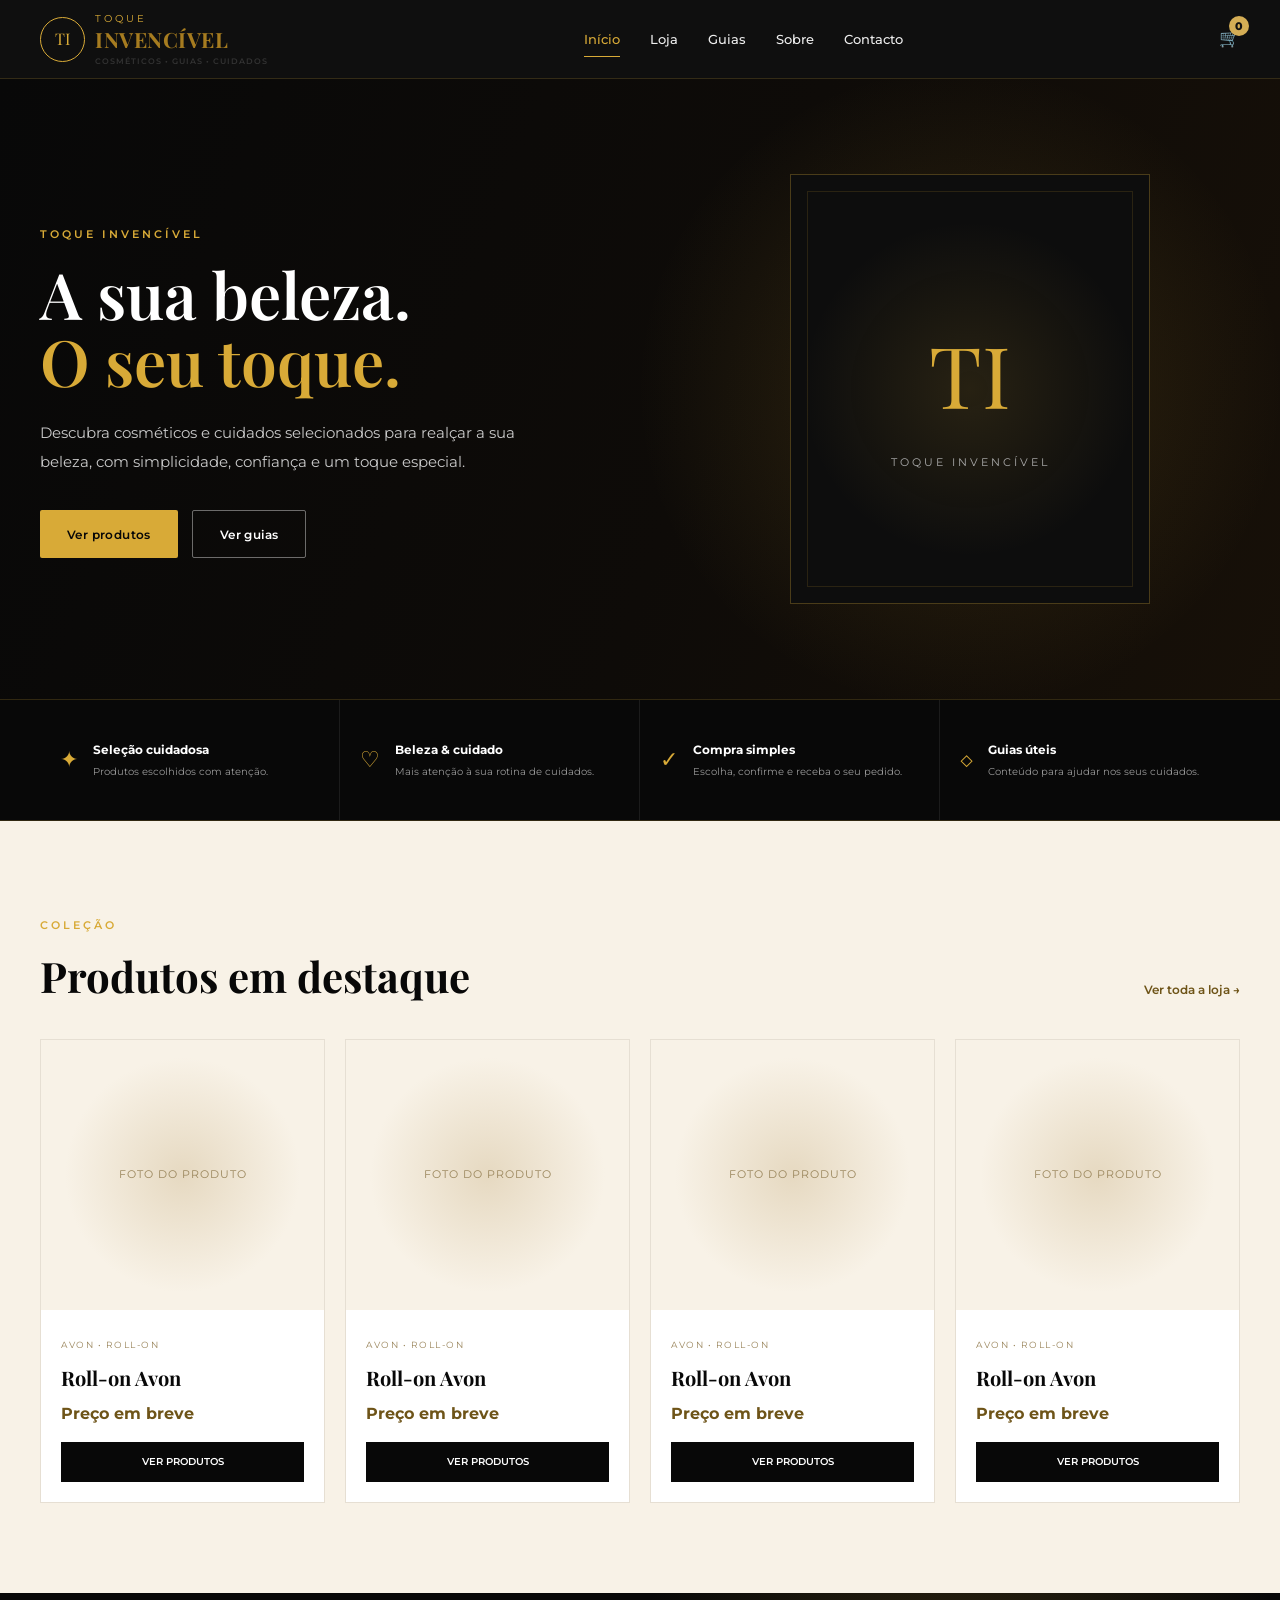
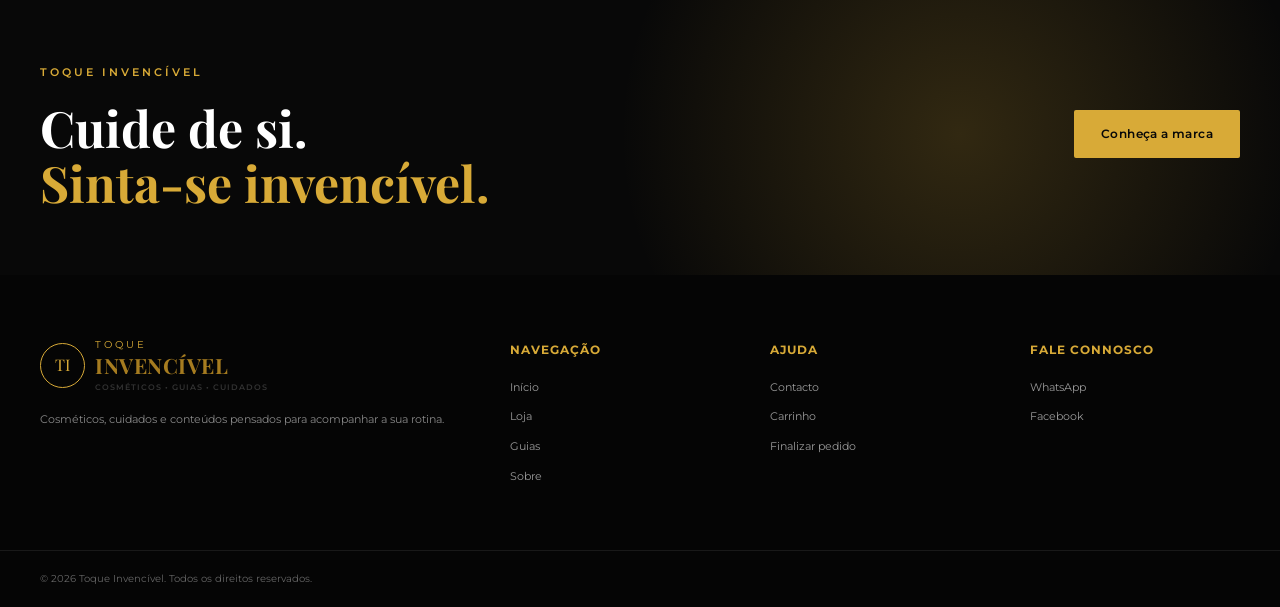
<file: index.html>
<!DOCTYPE html>
<html lang="pt">
<head>

    <meta charset="UTF-8">

    <meta
        name="viewport"
        content="width=device-width, initial-scale=1.0"
    >

    <meta
        name="description"
        content="Toque Invencível — Cosméticos, cuidados e guias para realçar a sua beleza."
    >

    <meta
        name="theme-color"
        content="#080808"
    >

    <title>
        Toque Invencível | Cosméticos & Cuidados
    </title>


    <!-- =========================================
         FONTES
    ========================================== -->

    <link
        rel="preconnect"
        href="https://fonts.googleapis.com"
    >

    <link
        rel="preconnect"
        href="https://fonts.gstatic.com"
        crossorigin
    >

    <link
        href="https://fonts.googleapis.com/css2?family=Montserrat:wght@400;500;600;700&family=Playfair+Display:wght@500;600;700&display=swap"
        rel="stylesheet"
    >


    <!-- =========================================
         CSS PRINCIPAL
    ========================================== -->

    <link
        rel="stylesheet"
        href="css/style.css"
    >

</head>


<body>


    <!-- =========================================
         CABEÇALHO
    ========================================== -->

    <header class="header">

        <div class="container header-container">


            <!-- LOGO -->

            <a
                href="index.html"
                class="logo"
                aria-label="Toque Invencível - Início"
            >

                <div class="logo-symbol">
                    TI
                </div>

                <div class="logo-text">

                    <span>
                        TOQUE
                    </span>

                    <strong>
                        INVENCÍVEL
                    </strong>

                    <small>
                        COSMÉTICOS • GUIAS • CUIDADOS
                    </small>

                </div>

            </a>


            <!-- =====================================
                 NAVEGAÇÃO
            ====================================== -->

            <nav
                class="nav"
                id="mainNav"
                aria-label="Navegação principal"
            >

                <a
                    href="index.html"
                    class="active"
                >
                    Início
                </a>

                <a href="pages/loja.html">
                    Loja
                </a>

                <a href="pages/guias.html">
                    Guias
                </a>

                <a href="pages/sobre.html">
                    Sobre
                </a>

                <a href="pages/contacto.html">
                    Contacto
                </a>

            </nav>


            <!-- =====================================
                 AÇÕES
            ====================================== -->

            <div class="header-actions">


                <!-- MENU MOBILE -->

                <button
                    type="button"
                    class="menu-button"
                    id="menuButton"
                    aria-label="Abrir menu"
                    aria-controls="mainNav"
                    aria-expanded="false"
                >
                    ☰
                </button>


                <!-- CARRINHO -->

                <a
                    href="pages/carrinho.html"
                    class="cart-button"
                    aria-label="Abrir carrinho"
                >

                    🛒

                    <span
                        class="cart-count"
                        id="cartCount"
                    >
                        0
                    </span>

                </a>

            </div>

        </div>

    </header>



    <!-- =========================================
         HERO
    ========================================== -->

    <main>


        <section class="hero">

            <div class="container hero-container">


                <!-- TEXTO -->

                <div class="hero-content">

                    <span class="eyebrow">
                        TOQUE INVENCÍVEL
                    </span>


                    <h1>

                        A sua beleza.

                        <span>
                            O seu toque.
                        </span>

                    </h1>


                    <p>
                        Descubra cosméticos e cuidados selecionados
                        para realçar a sua beleza, com simplicidade,
                        confiança e um toque especial.
                    </p>


                    <div class="hero-buttons">

                        <a
                            href="pages/loja.html"
                            class="btn btn-primary"
                        >
                            Ver produtos
                        </a>


                        <a
                            href="pages/guias.html"
                            class="btn btn-secondary"
                        >
                            Ver guias
                        </a>

                    </div>

                </div>



                <!-- DESTAQUE VISUAL -->

                <div class="hero-product">

                    <div class="product-placeholder">

                        <span>
                            TI
                        </span>

                        <p>
                            TOQUE INVENCÍVEL
                        </p>

                    </div>

                </div>

            </div>

        </section>



        <!-- =========================================
             BENEFÍCIOS
        ========================================== -->

        <section class="benefits">

            <div class="container benefits-grid">


                <div class="benefit">

                    <div class="benefit-icon">
                        ✦
                    </div>

                    <div>

                        <h3>
                            Seleção cuidadosa
                        </h3>

                        <p>
                            Produtos escolhidos com atenção.
                        </p>

                    </div>

                </div>



                <div class="benefit">

                    <div class="benefit-icon">
                        ♡
                    </div>

                    <div>

                        <h3>
                            Beleza & cuidado
                        </h3>

                        <p>
                            Mais atenção à sua rotina de cuidados.
                        </p>

                    </div>

                </div>



                <div class="benefit">

                    <div class="benefit-icon">
                        ✓
                    </div>

                    <div>

                        <h3>
                            Compra simples
                        </h3>

                        <p>
                            Escolha, confirme e receba o seu pedido.
                        </p>

                    </div>

                </div>



                <div class="benefit">

                    <div class="benefit-icon">
                        ◇
                    </div>

                    <div>

                        <h3>
                            Guias úteis
                        </h3>

                        <p>
                            Conteúdo para ajudar nos seus cuidados.
                        </p>

                    </div>

                </div>

            </div>

        </section>



        <!-- =========================================
             PRODUTOS EM DESTAQUE
        ========================================== -->

        <section class="featured">

            <div class="container">


                <div class="section-heading">

                    <div>

                        <span class="eyebrow">
                            COLEÇÃO
                        </span>

                        <h2>
                            Produtos em destaque
                        </h2>

                    </div>


                    <a
                        href="pages/loja.html"
                        class="view-all"
                    >
                        Ver toda a loja →
                    </a>

                </div>



                <div class="products-grid">


                    <!-- PRODUTO 1 -->

                    <article class="product-card">

                        <div class="product-image">

                            <span>
                                FOTO DO PRODUTO
                            </span>

                        </div>


                        <div class="product-info">

                            <span class="product-category">
                                Avon • Roll-on
                            </span>

                            <h3>
                                Roll-on Avon
                            </h3>

                            <p class="product-price">
                                Preço em breve
                            </p>

                            <a
                                href="pages/loja.html"
                                class="product-button"
                                style="
                                    display:flex;
                                    align-items:center;
                                    justify-content:center;
                                    text-decoration:none;
                                "
                            >
                                VER PRODUTOS
                            </a>

                        </div>

                    </article>



                    <!-- PRODUTO 2 -->

                    <article class="product-card">

                        <div class="product-image">

                            <span>
                                FOTO DO PRODUTO
                            </span>

                        </div>


                        <div class="product-info">

                            <span class="product-category">
                                Avon • Roll-on
                            </span>

                            <h3>
                                Roll-on Avon
                            </h3>

                            <p class="product-price">
                                Preço em breve
                            </p>

                            <a
                                href="pages/loja.html"
                                class="product-button"
                                style="
                                    display:flex;
                                    align-items:center;
                                    justify-content:center;
                                    text-decoration:none;
                                "
                            >
                                VER PRODUTOS
                            </a>

                        </div>

                    </article>



                    <!-- PRODUTO 3 -->

                    <article class="product-card">

                        <div class="product-image">

                            <span>
                                FOTO DO PRODUTO
                            </span>

                        </div>


                        <div class="product-info">

                            <span class="product-category">
                                Avon • Roll-on
                            </span>

                            <h3>
                                Roll-on Avon
                            </h3>

                            <p class="product-price">
                                Preço em breve
                            </p>

                            <a
                                href="pages/loja.html"
                                class="product-button"
                                style="
                                    display:flex;
                                    align-items:center;
                                    justify-content:center;
                                    text-decoration:none;
                                "
                            >
                                VER PRODUTOS
                            </a>

                        </div>

                    </article>



                    <!-- PRODUTO 4 -->

                    <article class="product-card">

                        <div class="product-image">

                            <span>
                                FOTO DO PRODUTO
                            </span>

                        </div>


                        <div class="product-info">

                            <span class="product-category">
                                Avon • Roll-on
                            </span>

                            <h3>
                                Roll-on Avon
                            </h3>

                            <p class="product-price">
                                Preço em breve
                            </p>

                            <a
                                href="pages/loja.html"
                                class="product-button"
                                style="
                                    display:flex;
                                    align-items:center;
                                    justify-content:center;
                                    text-decoration:none;
                                "
                            >
                                VER PRODUTOS
                            </a>

                        </div>

                    </article>

                </div>

            </div>

        </section>



        <!-- =========================================
             BANNER DA MARCA
        ========================================== -->

        <section class="brand-banner">

            <div class="container brand-banner-content">


                <div>

                    <span class="eyebrow">
                        TOQUE INVENCÍVEL
                    </span>

                    <h2>

                        Cuide de si.

                        <span>
                            Sinta-se invencível.
                        </span>

                    </h2>

                </div>


                <a
                    href="pages/sobre.html"
                    class="btn btn-primary"
                >
                    Conheça a marca
                </a>

            </div>

        </section>

    </main>



    <!-- =========================================
         FOOTER
    ========================================== -->

    <footer class="footer">


        <div class="container footer-grid">


            <!-- MARCA -->

            <div class="footer-brand">

                <a
                    href="index.html"
                    class="logo"
                    aria-label="Toque Invencível - Início"
                >

                    <div class="logo-symbol">
                        TI
                    </div>

                    <div class="logo-text">

                        <span>
                            TOQUE
                        </span>

                        <strong>
                            INVENCÍVEL
                        </strong>

                        <small>
                            COSMÉTICOS • GUIAS • CUIDADOS
                        </small>

                    </div>

                </a>


                <p>
                    Cosméticos, cuidados e conteúdos
                    pensados para acompanhar a sua rotina.
                </p>

            </div>



            <!-- NAVEGAÇÃO -->

            <div class="footer-column">

                <h3>
                    Navegação
                </h3>

                <a href="index.html">
                    Início
                </a>

                <a href="pages/loja.html">
                    Loja
                </a>

                <a href="pages/guias.html">
                    Guias
                </a>

                <a href="pages/sobre.html">
                    Sobre
                </a>

            </div>



            <!-- AJUDA -->

            <div class="footer-column">

                <h3>
                    Ajuda
                </h3>

                <a href="pages/contacto.html">
                    Contacto
                </a>

                <a href="pages/carrinho.html">
                    Carrinho
                </a>

                <a href="pages/checkout.html">
                    Finalizar pedido
                </a>

            </div>



            <!-- CONTACTO -->

            <div class="footer-column">

                <h3>
                    Fale connosco
                </h3>

                <a
                    href="https://wa.me/258856948492"
                    target="_blank"
                    rel="noopener noreferrer"
                >
                    WhatsApp
                </a>

                <a
                    href="https://www.facebook.com/profile.php?id=61595159517383"
                    target="_blank"
                    rel="noopener noreferrer"
                >
                    Facebook
                </a>

            </div>

        </div>



        <!-- COPYRIGHT -->

        <div class="footer-bottom">

            <div class="container">

                <p>
                    © 2026 Toque Invencível. Todos os direitos reservados.
                </p>

            </div>

        </div>

    </footer>



    <!-- =========================================
         JAVASCRIPT PRINCIPAL
    ========================================== -->

    <script
        src="js/main.js"
    ></script>


    <!-- =========================================
         CONTROLO DO MENU MOBILE
    ========================================== -->

    <script>

        document.addEventListener(
            "DOMContentLoaded",
            function () {

                const menuButton =
                    document.getElementById("menuButton");

                const mainNav =
                    document.getElementById("mainNav");


                if (
                    !menuButton ||
                    !mainNav
                ) {
                    return;
                }


                menuButton.addEventListener(
                    "click",
                    function () {

                        const isOpen =
                            mainNav.classList.toggle("open");


                        menuButton.setAttribute(
                            "aria-expanded",
                            isOpen ? "true" : "false"
                        );

                    }
                );


                /*
                 * Fecha o menu quando o utilizador
                 * escolhe uma página.
                 */

                const navLinks =
                    mainNav.querySelectorAll("a");


                navLinks.forEach(
                    function (link) {

                        link.addEventListener(
                            "click",
                            function () {

                                mainNav.classList.remove(
                                    "open"
                                );

                                menuButton.setAttribute(
                                    "aria-expanded",
                                    "false"
                                );

                            }
                        );

                    }
</file>
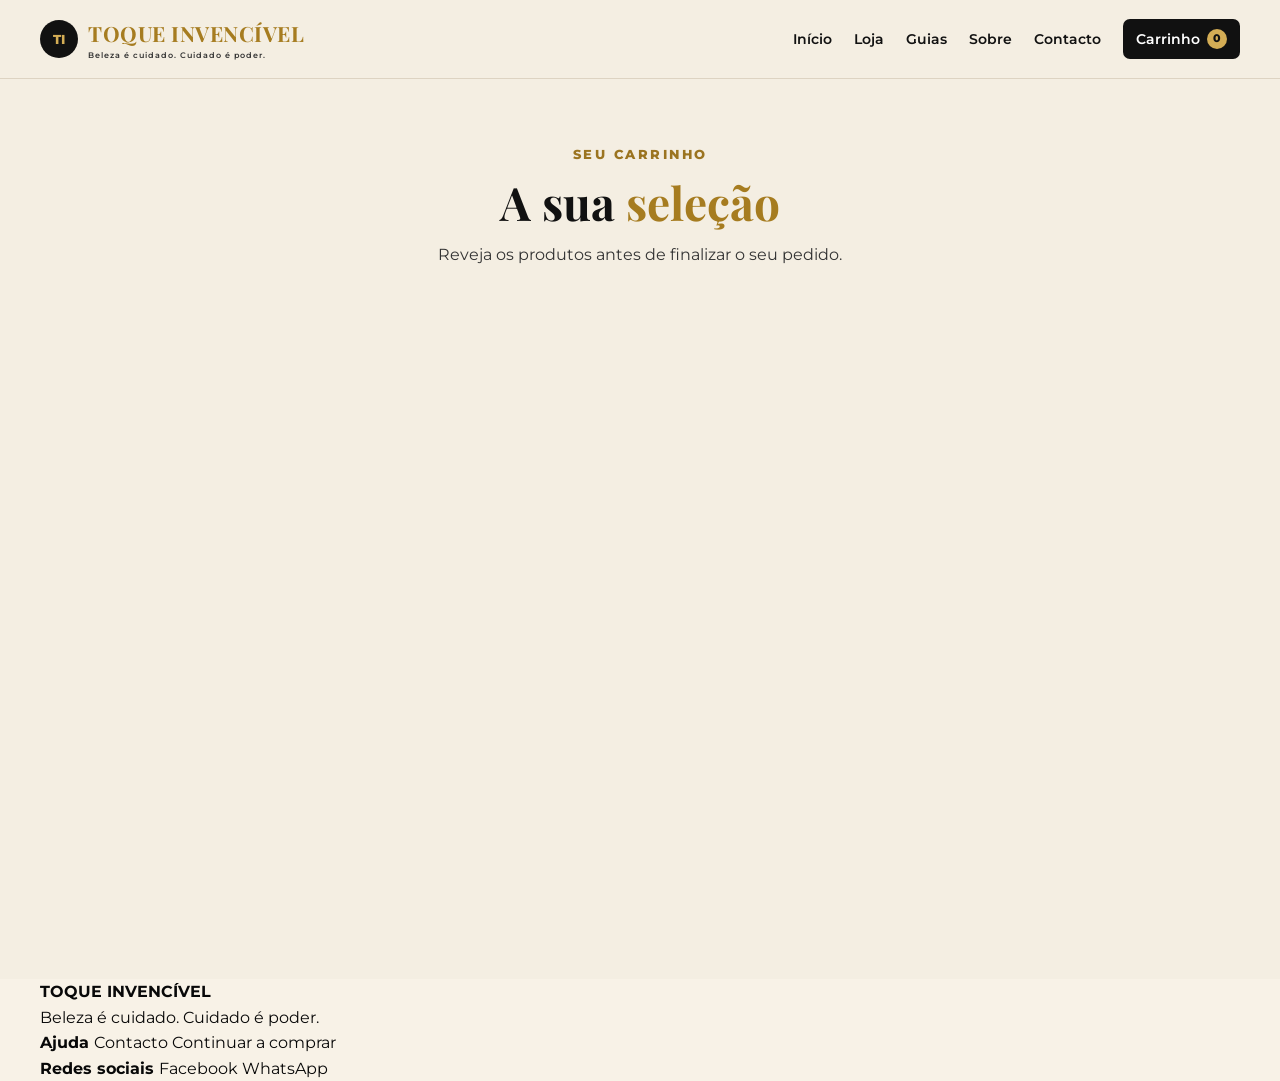
<file: pages/carrinho.html>
<!DOCTYPE html>
<html lang="pt">

<head>

    <meta charset="UTF-8">

    <meta
        name="viewport"
        content="width=device-width, initial-scale=1.0"
    >

    <meta
        name="description"
        content="Carrinho de compras — Toque Invencível."
    >

    <title>
        Carrinho | Toque Invencível
    </title>


    <!-- FONTES -->

    <link
        rel="preconnect"
        href="https://fonts.googleapis.com"
    >

    <link
        rel="preconnect"
        href="https://fonts.gstatic.com"
        crossorigin
    >

    <link
        href="https://fonts.googleapis.com/css2?family=Montserrat:wght@400;500;600;700&family=Playfair+Display:wght@600;700&display=swap"
        rel="stylesheet"
    >


    <!-- CSS -->

    <link
        rel="stylesheet"
        href="../css/style.css"
    >

    <link
        rel="stylesheet"
        href="../css/carrinho.css"
    >

</head>


<body>


    <!-- =========================================
         CABEÇALHO
    ========================================== -->

    <header class="site-header">

        <div class="container header-inner">


            <!-- LOGO -->

            <a
                href="../index.html"
                class="logo"
                aria-label="Toque Invencível"
            >

                <span class="logo-mark">
                    TI
                </span>


                <span class="logo-text">

                    <strong>
                        TOQUE INVENCÍVEL
                    </strong>

                    <small>
                        Beleza é cuidado. Cuidado é poder.
                    </small>

                </span>

            </a>


            <!-- MENU MOBILE -->

            <button
                class="menu-button"
                id="menuButton"
                aria-label="Abrir menu"
                type="button"
            >
                ☰
            </button>


            <!-- NAVEGAÇÃO -->

            <nav
                class="main-nav"
                id="mainNav"
            >

                <a href="../index.html">
                    Início
                </a>

                <a href="loja.html">
                    Loja
                </a>

                <a href="guias.html">
                    Guias
                </a>

                <a href="sobre.html">
                    Sobre
                </a>

                <a href="contacto.html">
                    Contacto
                </a>


                <a
                    href="carrinho.html"
                    class="cart-link"
                >

                    Carrinho

                    <span id="cartCount">
                        0
                    </span>

                </a>

            </nav>

        </div>

    </header>



    <!-- =========================================
         CONTEÚDO
    ========================================== -->

    <main class="cart-page">


        <!-- CABEÇALHO DO CARRINHO -->

        <section class="cart-heading">

            <span>
                SEU CARRINHO
            </span>


            <h1>

                A sua

                <strong>
                    seleção
                </strong>

            </h1>


            <p>
                Reveja os produtos antes de finalizar
                o seu pedido.
            </p>

        </section>



        <!-- =====================================
             CARRINHO
        ====================================== -->

        <section class="cart-container">

            <div id="cartContent">

                <!-- O JavaScript coloca os produtos aqui -->

            </div>

        </section>


    </main>



    <!-- =========================================
         RODAPÉ
    ========================================== -->

    <footer class="site-footer">

        <div class="container footer-inner">


            <div>

                <strong>
                    TOQUE INVENCÍVEL
                </strong>

                <p>
                    Beleza é cuidado. Cuidado é poder.
                </p>

            </div>


            <div>

                <strong>
                    Ajuda
                </strong>

                <a href="contacto.html">
                    Contacto
                </a>

                <a href="loja.html">
                    Continuar a comprar
                </a>

            </div>


            <div>

                <strong>
                    Redes sociais
                </strong>


                <a
                    href="https://www.facebook.com/profile.php?id=61595159517383"
                    target="_blank"
                    rel="noopener noreferrer"
                >
                    Facebook
                </a>


                <a
                    href="https://wa.me/258856948492"
                    target="_blank"
                    rel="noopener noreferrer"
                >
                    WhatsApp
                </a>

            </div>


        </div>

    </footer>



    <!-- =========================================
         JAVASCRIPT PRINCIPAL
    ========================================== -->

    <script src="../js/main.js"></script>



    <!-- =========================================
         JAVASCRIPT DO CARRINHO
    ========================================== -->

    <script>

        /*
         * IMPORTANTE:
         * Não usamos "const CART_KEY" aqui,
         * porque o main.js já possui essa variável.
         *
         * Usamos um nome próprio para evitar
         * conflitos entre os ficheiros.
         */

        const CART_STORAGE_KEY =
            "toqueInvencivelCart";


        const DELIVERY_FEE =
            50;



        /* =====================================
           LER CARRINHO
        ====================================== */

        function getCart() {

            try {

                const savedCart =
                    localStorage.getItem(
                        CART_STORAGE_KEY
                    );


                const cart =
                    JSON.parse(
                        savedCart || "[]"
                    );


                if (
                    Array.isArray(cart)
                ) {

                    return cart;

                }


                return [];

            } catch (error) {

                console.error(
                    "Erro ao ler o carrinho:",
                    error
                );


                return [];

            }

        }



        /* =====================================
           GUARDAR CARRINHO
        ====================================== */

        function saveCart(cart) {

            try {

                localStorage.setItem(
                    CART_STORAGE_KEY,
                    JSON.stringify(cart)
                );

            } catch (error) {

                console.error(
                    "Erro ao guardar o carrinho:",
                    error
                );

            }

        }



        /* =====================================
           ATUALIZAR CONTADOR
        ====================================== */

        function updateCartCount() {

            const cart =
                getCart();


            const count =
                cart.reduce(
                    function (
                        total,
                        item
                    ) {

                        return (
                            total +
                            Number(
                                item.quantity || 0
                            )
                        );

                    },
                    0
                );


            const cartCount =
                document.getElementById(
                    "cartCount"
                );


            if (cartCount) {

                cartCount.textContent =
                    count;

            }

        }



        /* =====================================
           DESENHAR CARRINHO
        ====================================== */

        function renderCart() {

            const container =
                document.getElementById(
                    "cartContent"
                );


            if (!container) {

                return;

            }


            const cart =
                getCart();



            /* =================================
               CARRINHO VAZIO
            ================================== */

            if (
                cart.length === 0
            ) {

                container.innerHTML = `

                    <div class="cart-empty">

                        <div class="empty-icon">
                            🛍️
                        </div>


                        <span>
                            O SEU CARRINHO ESTÁ VAZIO
                        </span>


                        <h2>
                            Ainda não escolheu nenhum produto.
                        </h2>


                        <p>
                            Explore a nossa loja e encontre
                            o que procura.
                        </p>


                        <a
                            href="loja.html"
                            class="cart-button cart-button-primary"
                        >
                            IR PARA A LOJA
                        </a>

                    </div>

                `;


                updateCartCount();

                return;

            }



            /* =================================
               PRODUTOS
            ================================== */

            let subtotal =
                0;


            let itemsHTML =
                "";



            cart.forEach(
                function (
                    item,
                    index
                ) {


                    const quantity =
                        Math.max(
                            1,
                            Number(
                                item.quantity || 1
                            )
                        );


                    const price =
                        Math.max(
                            0,
                            Number(
                                item.price || 0
                            )
                        );


                    const itemTotal =
                        quantity * price;


                    subtotal +=
                        itemTotal;


                    const productName =
                        item.name ||
                        "Produto Toque Invencível";


                    const productImage =
                        item.image ||
                        "";



                    itemsHTML += `

                        <article class="cart-item">


                            <div class="cart-product-image">

                                ${
                                    productImage
                                    ?
                                    `
                                        <img
                                            src="${productImage}"
                                            alt="${productName}"
                                        >
                                    `
                                    :
                                    `
                                        <span>
                                            FOTO
                                        </span>
                                    `
                                }

                            </div>



                            <div class="cart-product-info">


                                <span class="product-category">
                                    PRODUTO
                                </span>


                                <h2>
                                    ${productName}
                                </h2>


                                <p>
                                    ${price} MT por unidade
                                </p>



                                <div class="cart-product-actions">


                                    <div class="quantity-control">


                                        <button
                                            type="button"
                                            onclick="changeQuantity(${index}, -1)"
                                            aria-label="Diminuir quantidade"
                                        >
</file>
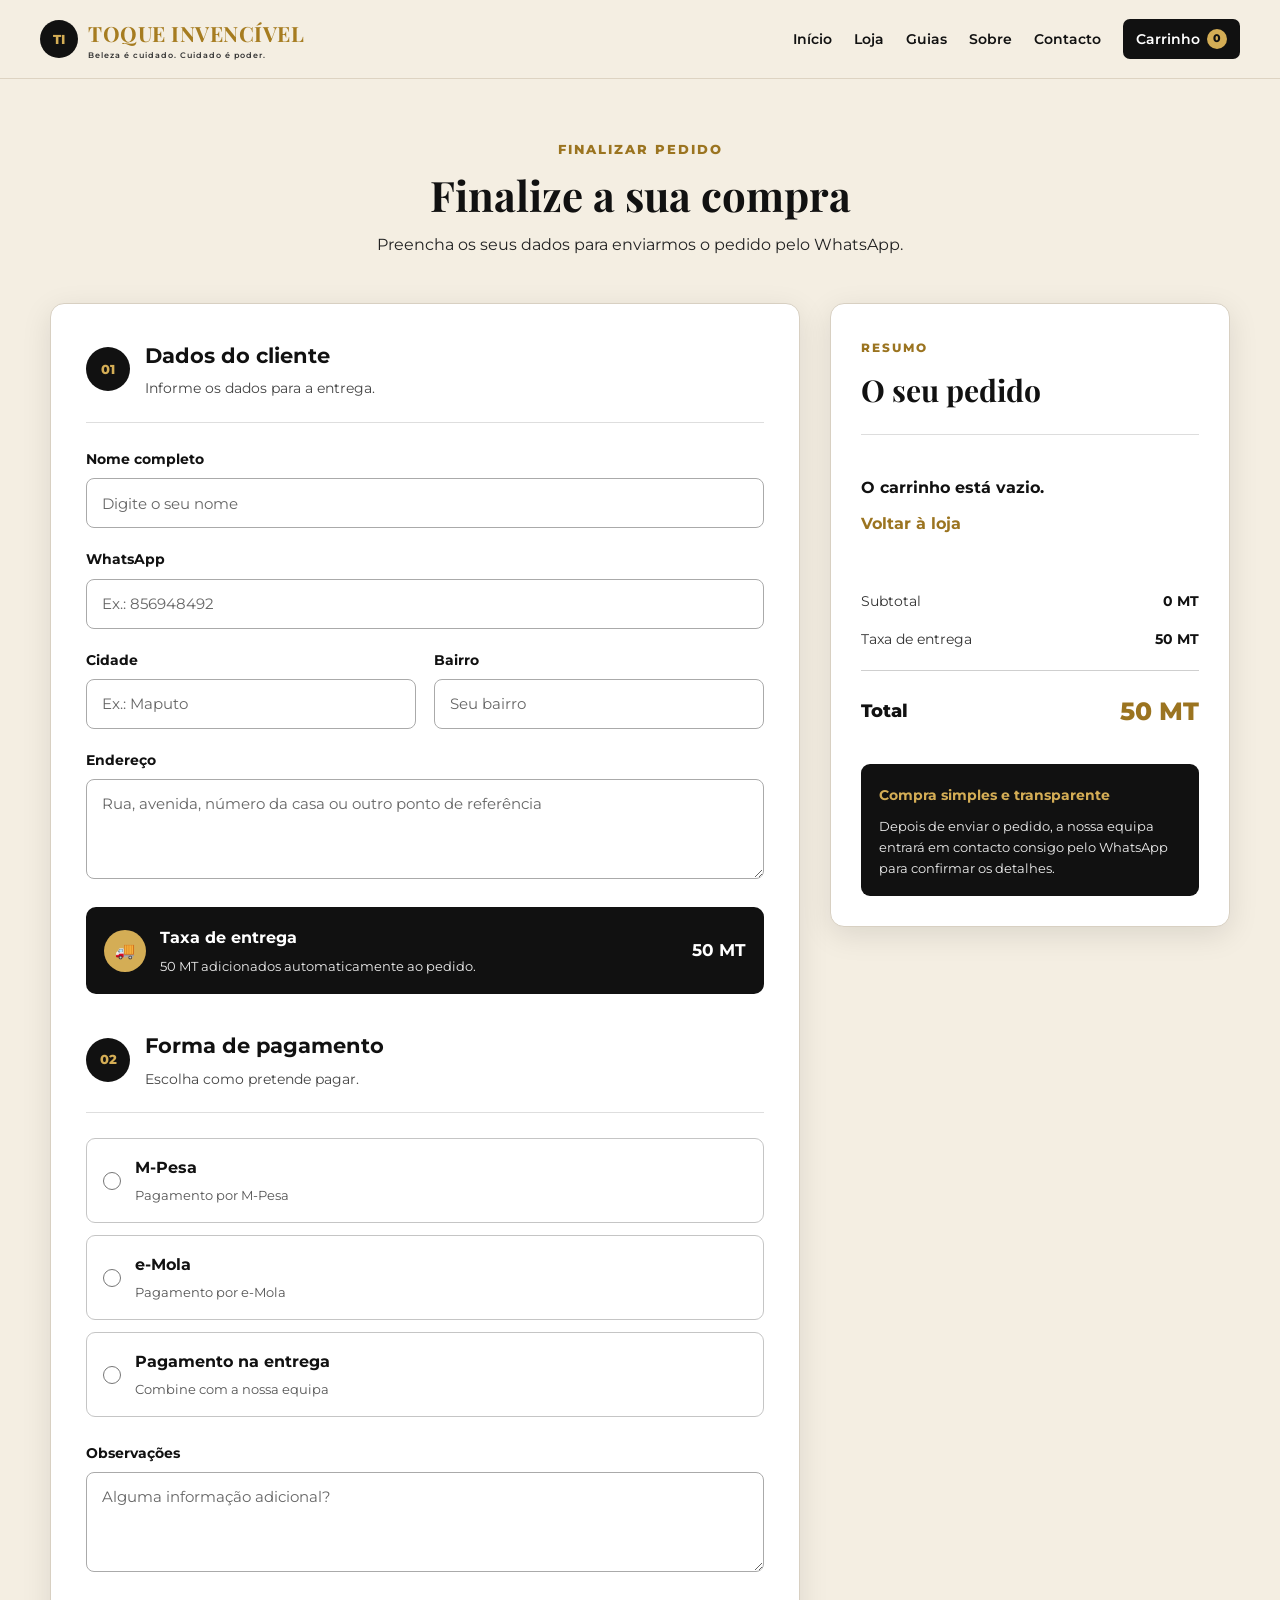
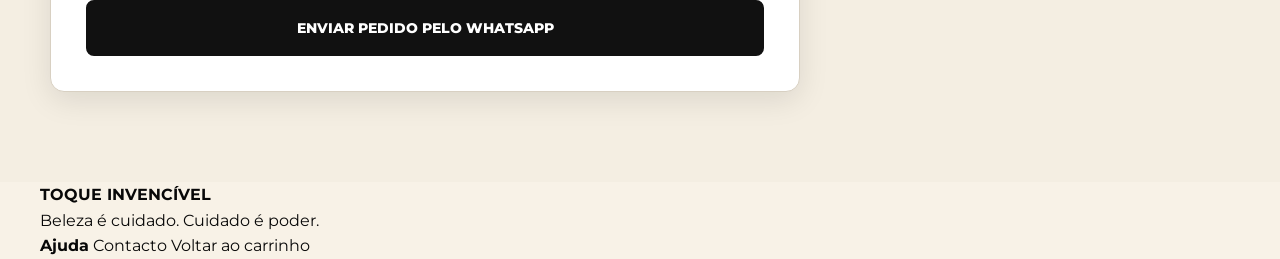
<file: pages/checkout.html>
<!DOCTYPE html>
<html lang="pt">
<head>
    <meta charset="UTF-8">
    <meta name="viewport" content="width=device-width, initial-scale=1.0">

    <title>Checkout | Toque Invencível</title>

    <link rel="preconnect" href="https://fonts.googleapis.com">
    <link rel="preconnect" href="https://fonts.gstatic.com" crossorigin>

    <link href="https://fonts.googleapis.com/css2?family=Montserrat:wght@400;500;600;700&family=Playfair+Display:wght@600;700&display=swap" rel="stylesheet">

    <link rel="stylesheet" href="../css/style.css">
    <link rel="stylesheet" href="../css/checkout.css">
</head>

<body>

<header class="site-header">

    <div class="container header-inner">

        <a href="../index.html" class="logo">
            <span class="logo-mark">TI</span>

            <span class="logo-text">
                <strong>TOQUE INVENCÍVEL</strong>
                <small>Beleza é cuidado. Cuidado é poder.</small>
            </span>
        </a>

        <button class="menu-button" id="menuButton" aria-label="Abrir menu">
            ☰
        </button>

        <nav class="main-nav" id="mainNav">
            <a href="../index.html">Início</a>
            <a href="loja.html">Loja</a>
            <a href="guias.html">Guias</a>
            <a href="sobre.html">Sobre</a>
            <a href="contacto.html">Contacto</a>

            <a href="carrinho.html" class="cart-link">
                Carrinho
                <span id="cartCount">0</span>
            </a>
        </nav>

    </div>

</header>


<main class="checkout-page">

    <div class="checkout-container">

        <div class="checkout-heading">
            <span>FINALIZAR PEDIDO</span>
            <h1>Finalize a sua compra</h1>
            <p>
                Preencha os seus dados para enviarmos o pedido pelo WhatsApp.
            </p>
        </div>


        <div class="checkout-grid">

            <!-- FORMULÁRIO -->

            <section class="checkout-card">

                <div class="card-title">
                    <span class="title-number">01</span>

                    <div>
                        <h2>Dados do cliente</h2>
                        <p>Informe os dados para a entrega.</p>
                    </div>
                </div>


                <form id="checkoutForm">

                    <div class="form-group">
                        <label for="nome">
                            Nome completo
                        </label>

                        <input
                            type="text"
                            id="nome"
                            name="nome"
                            placeholder="Digite o seu nome"
                            required
                        >
                    </div>


                    <div class="form-group">
                        <label for="telefone">
                            WhatsApp
                        </label>

                        <input
                            type="tel"
                            id="telefone"
                            name="telefone"
                            placeholder="Ex.: 856948492"
                            required
                        >
                    </div>


                    <div class="form-row">

                        <div class="form-group">
                            <label for="cidade">
                                Cidade
                            </label>

                            <input
                                type="text"
                                id="cidade"
                                name="cidade"
                                placeholder="Ex.: Maputo"
                                required
                            >
                        </div>


                        <div class="form-group">
                            <label for="bairro">
                                Bairro
                            </label>

                            <input
                                type="text"
                                id="bairro"
                                name="bairro"
                                placeholder="Seu bairro"
                                required
                            >
                        </div>

                    </div>


                    <div class="form-group">
                        <label for="endereco">
                            Endereço
                        </label>

                        <textarea
                            id="endereco"
                            name="endereco"
                            rows="3"
                            placeholder="Rua, avenida, número da casa ou outro ponto de referência"
                            required
                        ></textarea>
                    </div>


                    <!-- ENTREGA -->

                    <div class="delivery-box">

                        <div class="delivery-icon">
                            🚚
                        </div>

                        <div>
                            <strong>Taxa de entrega</strong>

                            <p>
                                50 MT adicionados automaticamente ao pedido.
                            </p>
                        </div>

                        <strong class="delivery-price">
                            50 MT
                        </strong>

                    </div>


                    <!-- PAGAMENTO -->

                    <div class="card-title payment-title">

                        <span class="title-number">02</span>

                        <div>
                            <h2>Forma de pagamento</h2>
                            <p>Escolha como pretende pagar.</p>
                        </div>

                    </div>


                    <div class="payment-options">

                        <label class="payment-option">

                            <input
                                type="radio"
                                name="pagamento"
                                value="M-Pesa"
                                required
                            >

                            <span class="payment-content">
                                <strong>M-Pesa</strong>
                                <small>Pagamento por M-Pesa</small>
                            </span>

                        </label>


                        <label class="payment-option">

                            <input
                                type="radio"
                                name="pagamento"
                                value="e-Mola"
                            >

                            <span class="payment-content">
                                <strong>e-Mola</strong>
                                <small>Pagamento por e-Mola</small>
                            </span>

                        </label>


                        <label class="payment-option">

                            <input
                                type="radio"
                                name="pagamento"
                                value="Pagamento na entrega"
                            >

                            <span class="payment-content">
                                <strong>Pagamento na entrega</strong>
                                <small>Combine com a nossa equipa</small>
                            </span>

                        </label>

                    </div>


                    <div class="form-group">

                        <label for="observacoes">
                            Observações
                        </label>

                        <textarea
                            id="observacoes"
                            name="observacoes"
                            rows="3"
                            placeholder="Alguma informação adicional?"
                        ></textarea>

                    </div>


                    <button
                        type="submit"
                        class="checkout-submit"
                    >
                        ENVIAR PEDIDO PELO WHATSAPP
                    </button>

                </form>

            </section>


            <!-- RESUMO -->

            <aside class="checkout-summary">

                <div class="summary-header">
                    <span>RESUMO</span>
                    <h2>O seu pedido</h2>
                </div>


                <div id="checkoutItems" class="checkout-items">
                    <!-- Produtos inseridos pelo JavaScript -->
                </div>


                <div class="summary-line">

                    <span>Subtotal</span>

                    <strong id="checkoutSubtotal">
                        0 MT
                    </strong>

                </div>


                <div class="summary-line">

                    <span>Taxa de entrega</span>

                    <strong>
                        50 MT
                    </strong>

                </div>


                <div class="summary-divider"></div>


                <div class="summary-total">

                    <span>Total</span>

                    <strong id="checkoutTotal">
                        50 MT
                    </strong>

                </div>


                <div class="secure-note">

                    <strong>Compra simples e transparente</strong>

                    <p>
                        Depois de enviar o pedido, a nossa equipa
                        entrará em contacto consigo pelo WhatsApp
                        para confirmar os detalhes.
                    </p>

                </div>

            </aside>

        </div>

    </div>

</main>


<footer class="site-footer">

    <div class="container footer-inner">

        <div>
            <strong>TOQUE INVENCÍVEL</strong>
            <p>Beleza é cuidado. Cuidado é poder.</p>
        </div>

        <div>
            <strong>Ajuda</strong>

            <a href="contacto.html">
                Contacto
            </a>

            <a href="carrinho.html">
                Voltar ao carrinho
            </a>
        </div>

    </div>

</footer>


<script src="../js/main.js"></script>


<script>

const WHATSAPP_NUMBER = "258856948492";

const DELIVERY_FEE = 50;

const cartKey = "toqueInvencivelCart";


function getCart() {

    return JSON.parse(
        localStorage.getItem(cartKey) || "[]"
    );

}


function renderCheckout() {

    const cart = getCart();

    const itemsContainer =
        document.getElementById("checkoutItems");

    const subtotalElement =
        document.getElementById("checkoutSubtotal");

    const totalElement =
        document.getElementById("checkoutTotal");

    if (!cart.length) {

        itemsContainer.innerHTML = `
            <div class="empty-checkout">
                <strong>O carrinho está vazio.</strong>

                <a href="loja.html">
                    Voltar à loja
                </a>
            </div>
        `;

        subtotalElement.textContent = "0 MT";

        totalElement.textContent =
            DELIVERY_FEE + " MT";

        return;

    }


    let subtotal = 0;


    itemsContainer.innerHTML = cart.map(item => {

        const itemTotal =
            Number(item.price || 0) *
            Number(item.quantity || 1);

        subtotal += itemTotal;


        return `
            <div class="checkout-item">

                <div class="checkout-item-info">

                    <strong>
                        ${item.name}
                    </strong>

                    <span>
                        ${item.quantity} × ${item.price} MT
                    </span>

                </div>

                <strong>
                    ${itemTotal} MT
                </strong>

            </div>
        `;

    }).join("");


    const total =
        subtotal + DELIVERY_FEE;


    subtotalElement.textContent =
        subtotal + " MT";

    totalElement.textContent =
        total + " MT";

}


document
    .getElementById("checkoutForm")
    .addEventListener("submit", function(event) {

        event.preventDefault();


        const cart = getCart();


        if (!cart.length) {

            alert(
                "O seu carrinho está vazio."
            );

            return;

        }


        const nome =
            document.getElementById("nome").value.trim();

        const telefone =
            document.getElementById("telefone").value.trim();

        const cidade =
            document.getElementById("cidade").value.trim();

        const bairro =
            document.getElementById("bairro").value.trim();

        const endereco =
            document.getElementById("endereco").value.trim();

        const observacoes =
            document.getElementById("observacoes").value.trim();


        const pagamento =
            document.querySelector(
                'input[name="pagamento"]:checked'
            ).value;


        let subtotal = 0;


        const produtos = cart.map(item => {

            const quantidade =
                Number(item.quantity || 1);

            const preco =
                Number(item.price || 0);

            const totalProduto =
                quantidade * preco;

            subtotal += totalProduto;


            return `• ${item.name} — ${quantidade}x — ${totalProduto} MT`;

        }).join("\n");


        const total =
            subtotal + DELIVERY_FEE;


        const mensagem =

`Olá, Toque Invencível! 👋

Gostaria de fazer este pedido:

${produtos}

━━━━━━━━━━━━━━

Subtotal: ${subtotal} MT
Taxa de entrega: ${DELIVERY_FEE} MT
TOTAL: ${total} MT

👤 Nome: ${nome}
📱 WhatsApp: ${telefone}
📍 Cidade: ${cidade}
📍 Bairro: ${bairro}
🏠 Endereço: ${endereco}

💳 Pagamento: ${pagamento}

📝 Observações:
${observacoes || "Nenhuma"}

Aguardo a confirmação do meu pedido.`;

        
        const url =
            "https://wa.me/" +
            WHATSAPP_NUMBER +
            "?text=" +
            encodeURIComponent(mensagem);


        window.open(url, "_blank");

});


renderCheckout();

</script>

</body>
</html>
</file>
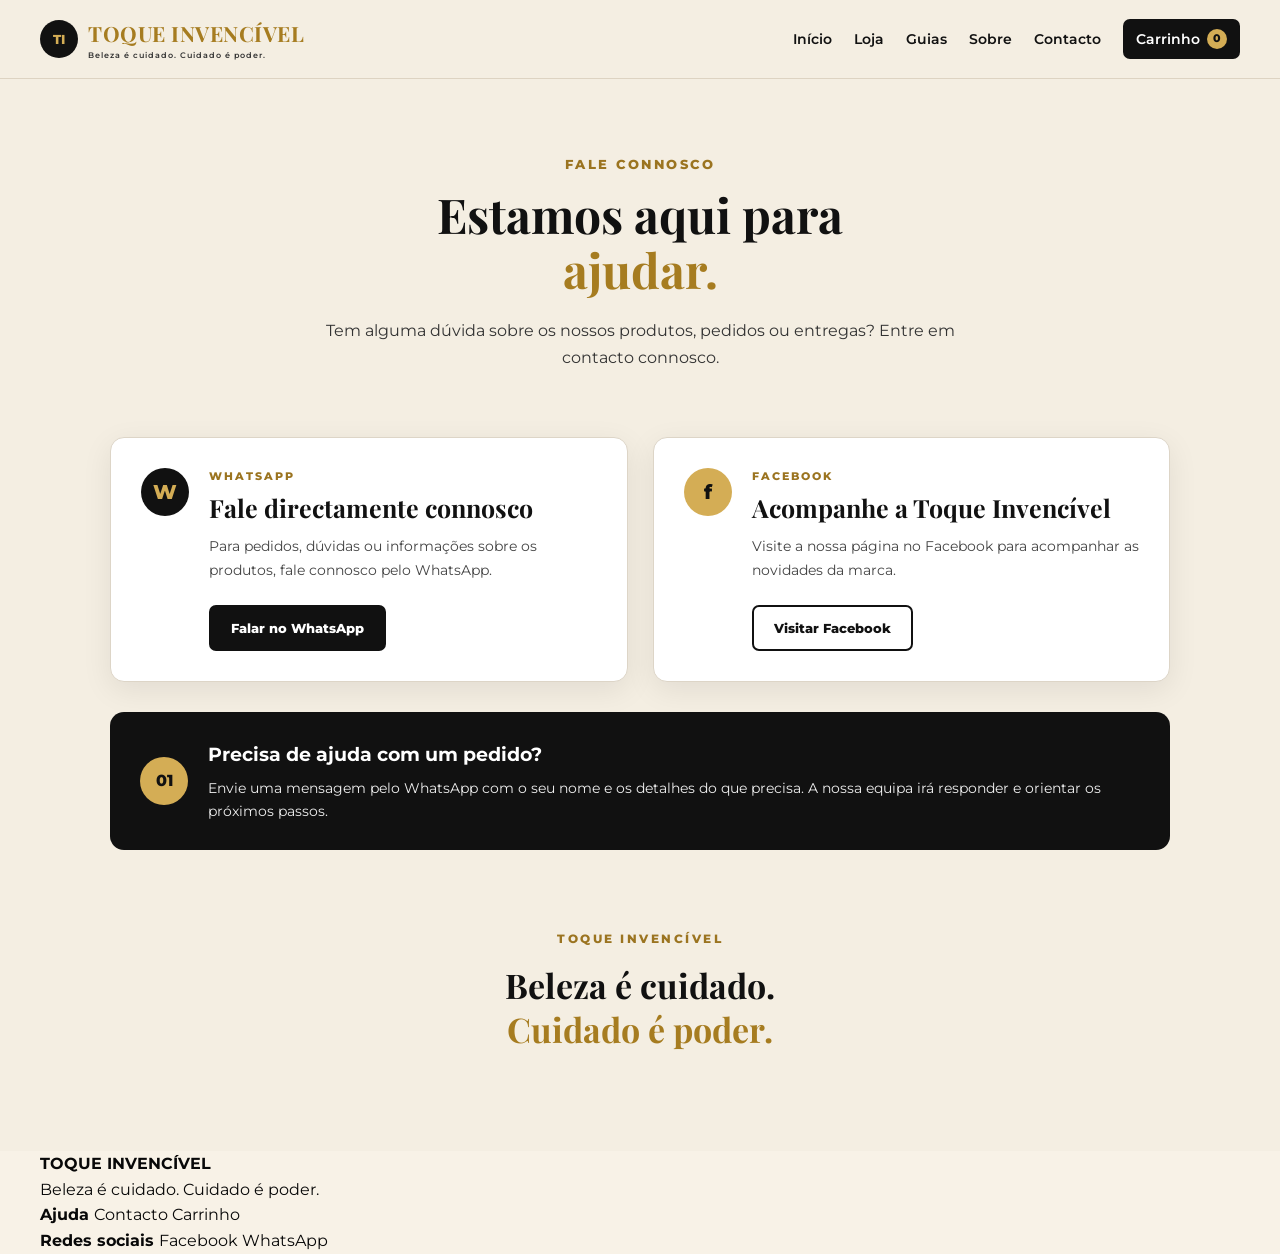
<file: pages/contacto.html>
<!DOCTYPE html>
<html lang="pt">
<head>
    <meta charset="UTF-8">
    <meta name="viewport" content="width=device-width, initial-scale=1.0">

    <title>Contacto | Toque Invencível</title>

    <link rel="preconnect" href="https://fonts.googleapis.com">
    <link rel="preconnect" href="https://fonts.gstatic.com" crossorigin>

    <link href="https://fonts.googleapis.com/css2?family=Montserrat:wght@400;500;600;700&family=Playfair+Display:wght@600;700&display=swap" rel="stylesheet">

    <link rel="stylesheet" href="../css/style.css">
    <link rel="stylesheet" href="../css/contacto.css">
</head>

<body>

<header class="site-header">

    <div class="container header-inner">

        <a href="../index.html" class="logo">
            <span class="logo-mark">TI</span>

            <span class="logo-text">
                <strong>TOQUE INVENCÍVEL</strong>
                <small>Beleza é cuidado. Cuidado é poder.</small>
            </span>
        </a>

        <button
            class="menu-button"
            id="menuButton"
            aria-label="Abrir menu"
        >
            ☰
        </button>

        <nav class="main-nav" id="mainNav">

            <a href="../index.html">Início</a>
            <a href="loja.html">Loja</a>
            <a href="guias.html">Guias</a>
            <a href="sobre.html">Sobre</a>
            <a href="contacto.html">Contacto</a>

            <a href="carrinho.html" class="cart-link">
                Carrinho
                <span id="cartCount">0</span>
            </a>

        </nav>

    </div>

</header>


<main class="contacto-page">

    <!-- HERO -->

    <section class="contacto-hero">

        <span class="section-label">
            FALE CONNOSCO
        </span>

        <h1>
            Estamos aqui para<br>
            <span>ajudar.</span>
        </h1>

        <p>
            Tem alguma dúvida sobre os nossos produtos,
            pedidos ou entregas? Entre em contacto connosco.
        </p>

    </section>


    <!-- CONTACTOS -->

    <section class="contacto-container">

        <div class="contacto-grid">


            <!-- WHATSAPP -->

            <article class="contacto-card destaque">

                <div class="contacto-icon">
                    W
                </div>

                <div class="contacto-content">

                    <span class="card-label">
                        WHATSAPP
                    </span>

                    <h2>
                        Fale directamente connosco
                    </h2>

                    <p>
                        Para pedidos, dúvidas ou informações
                        sobre os produtos, fale connosco pelo WhatsApp.
                    </p>

                    <a
                        href="https://wa.me/258856948492?text=Olá%20Toque%20Invencível!%20Gostaria%20de%20saber%20mais%20sobre%20os%20produtos."
                        target="_blank"
                        rel="noopener noreferrer"
                        class="contacto-button contacto-button-primary"
                    >
                        Falar no WhatsApp
                    </a>

                </div>

            </article>


            <!-- FACEBOOK -->

            <article class="contacto-card">

                <div class="contacto-icon facebook-icon">
                    f
                </div>

                <div class="contacto-content">

                    <span class="card-label">
                        FACEBOOK
                    </span>

                    <h2>
                        Acompanhe a Toque Invencível
                    </h2>

                    <p>
                        Visite a nossa página no Facebook
                        para acompanhar as novidades da marca.
                    </p>

                    <a
                        href="https://www.facebook.com/profile.php?id=61595159517383"
                        target="_blank"
                        rel="noopener noreferrer"
                        class="contacto-button contacto-button-secondary"
                    >
                        Visitar Facebook
                    </a>

                </div>

            </article>


        </div>


        <!-- HORÁRIO / AJUDA -->

        <section class="contacto-help">

            <div class="help-number">
                01
            </div>

            <div>

                <h2>
                    Precisa de ajuda com um pedido?
                </h2>

                <p>
                    Envie uma mensagem pelo WhatsApp com o seu
                    nome e os detalhes do que precisa. A nossa
                    equipa irá responder e orientar os próximos passos.
                </p>

            </div>

        </section>


        <!-- FRASE FINAL -->

        <section class="contacto-final">

            <span>
                TOQUE INVENCÍVEL
            </span>

            <h2>
                Beleza é cuidado.<br>
                <strong>Cuidado é poder.</strong>
            </h2>

        </section>

    </section>

</main>


<footer class="site-footer">

    <div class="container footer-inner">

        <div>

            <strong>
                TOQUE INVENCÍVEL
            </strong>

            <p>
                Beleza é cuidado. Cuidado é poder.
            </p>

        </div>


        <div>

            <strong>
                Ajuda
            </strong>

            <a href="contacto.html">
                Contacto
            </a>

            <a href="carrinho.html">
                Carrinho
            </a>

        </div>


        <div>

            <strong>
                Redes sociais
            </strong>

            <a
                href="https://www.facebook.com/profile.php?id=61595159517383"
                target="_blank"
                rel="noopener noreferrer"
            >
                Facebook
            </a>

            <a
                href="https://wa.me/258856948492"
                target="_blank"
                rel="noopener noreferrer"
            >
                WhatsApp
            </a>

        </div>

    </div>

</footer>


<script src="../js/main.js"></script>

<script>

const cart =
    JSON.parse(
        localStorage.getItem("toqueInvencivelCart") || "[]"
    );

const cartCount =
    document.getElementById("cartCount");

if (cartCount) {

    cartCount.textContent =
        cart.reduce(
            (total, item) =>
                total + Number(item.quantity || 0),
            0
        );

}

</script>

</body>
</html>
</file>
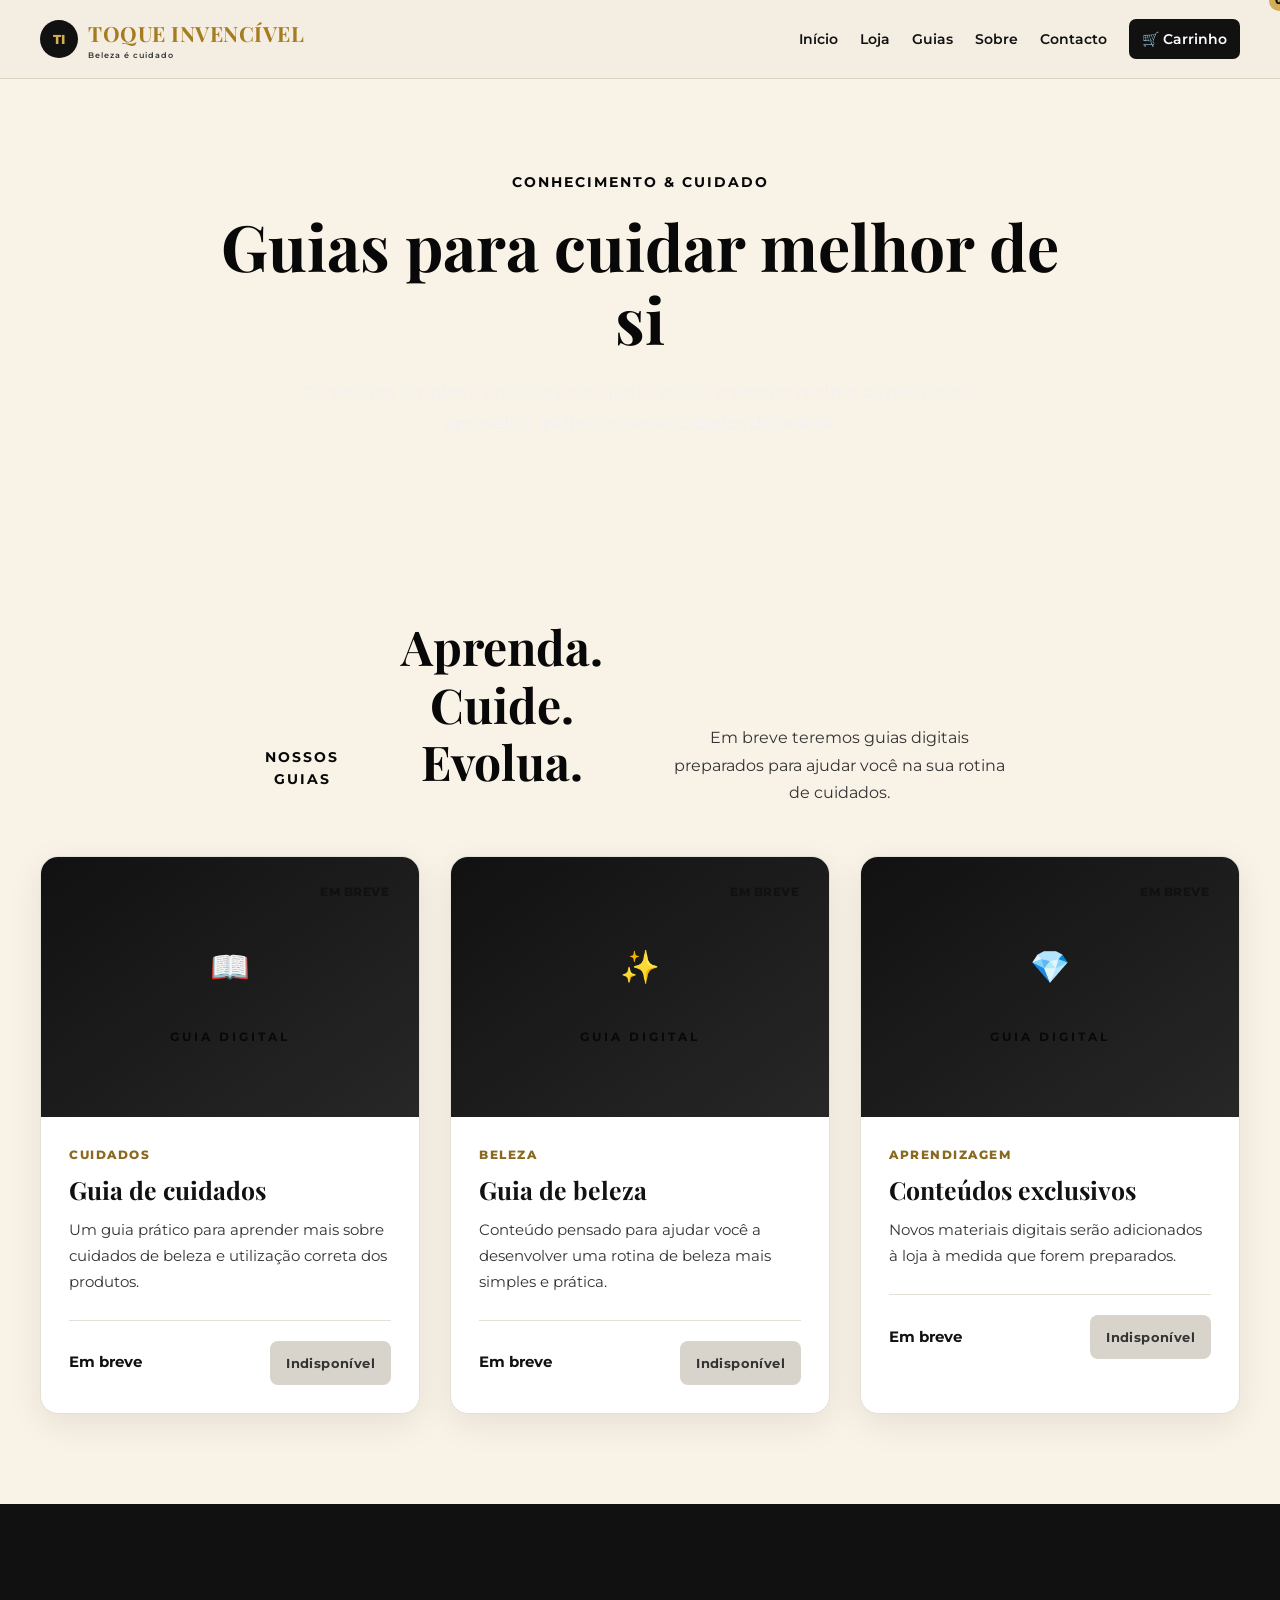
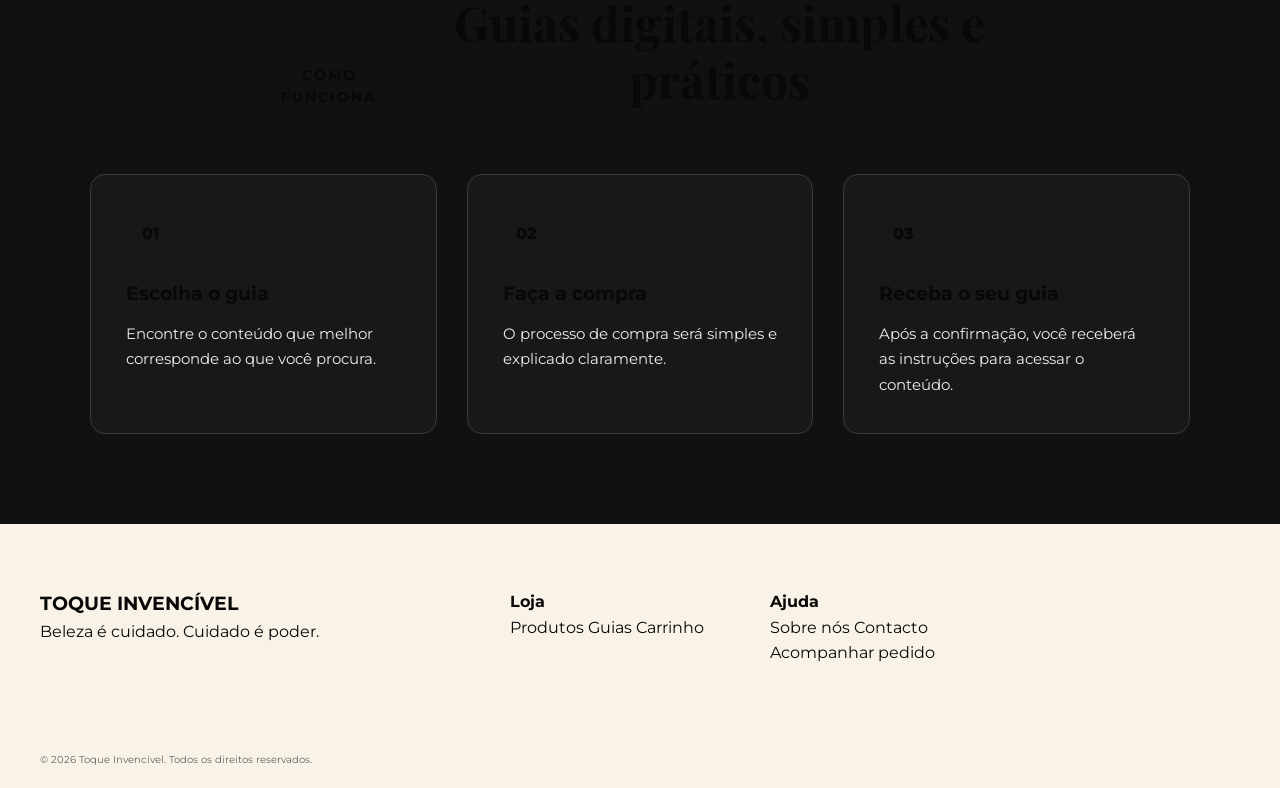
<file: pages/guias.html>
<!DOCTYPE html>
<html lang="pt">
<head>
    <meta charset="UTF-8">
    <meta name="viewport" content="width=device-width, initial-scale=1.0">

    <title>Guias | Toque Invencível</title>

    <meta
        name="description"
        content="Guias e conteúdos para ajudar você a cuidar melhor da sua beleza."
    >

    <!-- Google Fonts -->
    <link rel="preconnect" href="https://fonts.googleapis.com">
    <link rel="preconnect" href="https://fonts.gstatic.com" crossorigin>

    <link
        href="https://fonts.googleapis.com/css2?family=Montserrat:wght@400;500;600;700&family=Playfair+Display:wght@500;600;700&display=swap"
        rel="stylesheet"
    >

    <!-- CSS principal -->
    <link rel="stylesheet" href="../css/style.css">

    <!-- CSS dos guias -->
    <link rel="stylesheet" href="../css/guias.css">
</head>

<body>

    <!-- ================= HEADER ================= -->

    <header class="site-header">

        <div class="container header-inner">

            <a href="../index.html" class="logo">
                <span class="logo-mark">TI</span>

                <span class="logo-text">
                    <strong>TOQUE INVENCÍVEL</strong>
                    <small>Beleza é cuidado</small>
                </span>
            </a>

            <button
                class="menu-button"
                id="menuButton"
                aria-label="Abrir menu"
                aria-expanded="false"
            >
                ☰
            </button>

            <nav class="main-nav" id="mainNav">

                <a href="../index.html">Início</a>

                <a href="loja.html">Loja</a>

                <a href="guias.html" class="active">
                    Guias
                </a>

                <a href="sobre.html">
                    Sobre
                </a>

                <a href="contacto.html">
                    Contacto
                </a>

                <a href="carrinho.html" class="cart-link">
                    🛒 Carrinho
                    <span class="cart-count" id="cartCount">0</span>
                </a>

            </nav>

        </div>

    </header>


    <!-- ================= HERO ================= -->

    <main>

        <section class="guias-hero">

            <div class="container">

                <span class="section-label">
                    CONHECIMENTO & CUIDADO
                </span>

                <h1>
                    Guias para cuidar melhor de si
                </h1>

                <p>
                    Conteúdos simples e práticos para ajudar você
                    a entender melhor os produtos e aproveitar
                    melhor os seus cuidados de beleza.
                </p>

            </div>

        </section>


        <!-- ================= GUIAS ================= -->

        <section class="guias-section">

            <div class="container">

                <div class="section-heading">

                    <span class="section-label">
                        NOSSOS GUIAS
                    </span>

                    <h2>
                        Aprenda. Cuide. Evolua.
                    </h2>

                    <p>
                        Em breve teremos guias digitais preparados
                        para ajudar você na sua rotina de cuidados.
                    </p>

                </div>


                <div class="guias-grid">


                    <!-- GUIA 01 -->

                    <article class="guia-card">

                        <div class="guia-cover">

                            <span class="guia-badge">
                                EM BREVE
                            </span>

                            <div class="ebook-icon">
                                📖
                            </div>

                            <span>
                                GUIA DIGITAL
                            </span>

                        </div>


                        <div class="guia-content">

                            <span class="guia-category">
                                CUIDADOS
                            </span>

                            <h3>
                                Guia de cuidados
                            </h3>

                            <p>
                                Um guia prático para aprender
                                mais sobre cuidados de beleza
                                e utilização correta dos produtos.
                            </p>


                            <div class="guia-footer">

                                <strong>
                                    Em breve
                                </strong>

                                <button
                                    class="btn btn-disabled"
                                    disabled
                                >
                                    Indisponível
                                </button>

                            </div>

                        </div>

                    </article>



                    <!-- GUIA 02 -->

                    <article class="guia-card">

                        <div class="guia-cover">

                            <span class="guia-badge">
                                EM BREVE
                            </span>

                            <div class="ebook-icon">
                                ✨
                            </div>

                            <span>
                                GUIA DIGITAL
                            </span>

                        </div>


                        <div class="guia-content">

                            <span class="guia-category">
                                BELEZA
                            </span>

                            <h3>
                                Guia de beleza
                            </h3>

                            <p>
                                Conteúdo pensado para ajudar
                                você a desenvolver uma rotina
                                de beleza mais simples e prática.
                            </p>


                            <div class="guia-footer">

                                <strong>
                                    Em breve
                                </strong>

                                <button
                                    class="btn btn-disabled"
                                    disabled
                                >
                                    Indisponível
                                </button>

                            </div>

                        </div>

                    </article>



                    <!-- GUIA 03 -->

                    <article class="guia-card">

                        <div class="guia-cover">

                            <span class="guia-badge">
                                EM BREVE
                            </span>

                            <div class="ebook-icon">
                                💎
                            </div>

                            <span>
                                GUIA DIGITAL
                            </span>

                        </div>


                        <div class="guia-content">

                            <span class="guia-category">
                                APRENDIZAGEM
                            </span>

                            <h3>
                                Conteúdos exclusivos
                            </h3>

                            <p>
                                Novos materiais digitais serão
                                adicionados à loja à medida que
                                forem preparados.
                            </p>


                            <div class="guia-footer">

                                <strong>
                                    Em breve
                                </strong>

                                <button
                                    class="btn btn-disabled"
                                    disabled
                                >
                                    Indisponível
                                </button>

                            </div>

                        </div>

                    </article>


                </div>

            </div>

        </section>



        <!-- ================= COMO FUNCIONA ================= -->

        <section class="como-funciona">

            <div class="container">

                <div class="section-heading">

                    <span class="section-label">
                        COMO FUNCIONA
                    </span>

                    <h2>
                        Guias digitais, simples e práticos
                    </h2>

                </div>


                <div class="passos-grid">


                    <div class="passo">

                        <span class="passo-numero">
                            01
                        </span>

                        <h3>
                            Escolha o guia
                        </h3>

                        <p>
                            Encontre o conteúdo que melhor
                            corresponde ao que você procura.
                        </p>

                    </div>


                    <div class="passo">

                        <span class="passo-numero">
                            02
                        </span>

                        <h3>
                            Faça a compra
                        </h3>

                        <p>
                            O processo de compra será simples
                            e explicado claramente.
                        </p>

                    </div>


                    <div class="passo">

                        <span class="passo-numero">
                            03
                        </span>

                        <h3>
                            Receba o seu guia
                        </h3>

                        <p>
                            Após a confirmação, você receberá
                            as instruções para acessar o conteúdo.
                        </p>

                    </div>


                </div>

            </div>

        </section>


    </main>


    <!-- ================= FOOTER ================= -->

    <footer class="site-footer">

        <div class="container">

            <div class="footer-grid">

                <div>

                    <h3>
                        TOQUE INVENCÍVEL
                    </h3>

                    <p>
                        Beleza é cuidado.
                        Cuidado é poder.
                    </p>

                </div>


                <div>

                    <h4>
                        Loja
                    </h4>

                    <a href="loja.html">
                        Produtos
                    </a>

                    <a href="guias.html">
                        Guias
                    </a>

                    <a href="carrinho.html">
                        Carrinho
                    </a>

                </div>


                <div>

                    <h4>
                        Ajuda
                    </h4>

                    <a href="sobre.html">
                        Sobre nós
                    </a>

                    <a href="contacto.html">
                        Contacto
                    </a>

                    <a href="acompanhar-pedido.html">
                        Acompanhar pedido
                    </a>

                </div>

            </div>


            <div class="footer-bottom">

                <p>
                    © 2026 Toque Invencível.
                    Todos os direitos reservados.
                </p>

            </div>

        </div>

    </footer>


    <!-- ================= JAVASCRIPT ================= -->

    <script src="../js/main.js"></script>


    <script>

        /* Atualizar contador do carrinho */

        const cartCount = document.getElementById("cartCount");

        const cart =
            JSON.parse(
                localStorage.getItem("toqueInvencivelCart")
            ) || [];

        let totalItems = 0;

        cart.forEach(item => {

            totalItems += Number(item.quantity) || 0;

        });

        if (cartCount) {

            cartCount.textContent = totalItems;

        }


        /* Menu mobile */

        const menuButton =
            document.getElementById("menuButton");

        const mainNav =
            document.getElementById("mainNav");

        if (menuButton && mainNav) {

            menuButton.addEventListener("click", () => {

                mainNav.classList.toggle("open");

                const aberto =
                    mainNav.classList.contains("open");

                menuButton.setAttribute(
                    "aria-expanded",
                    aberto
                );

            });

        }

    </script>

</body>
</html>
</file>
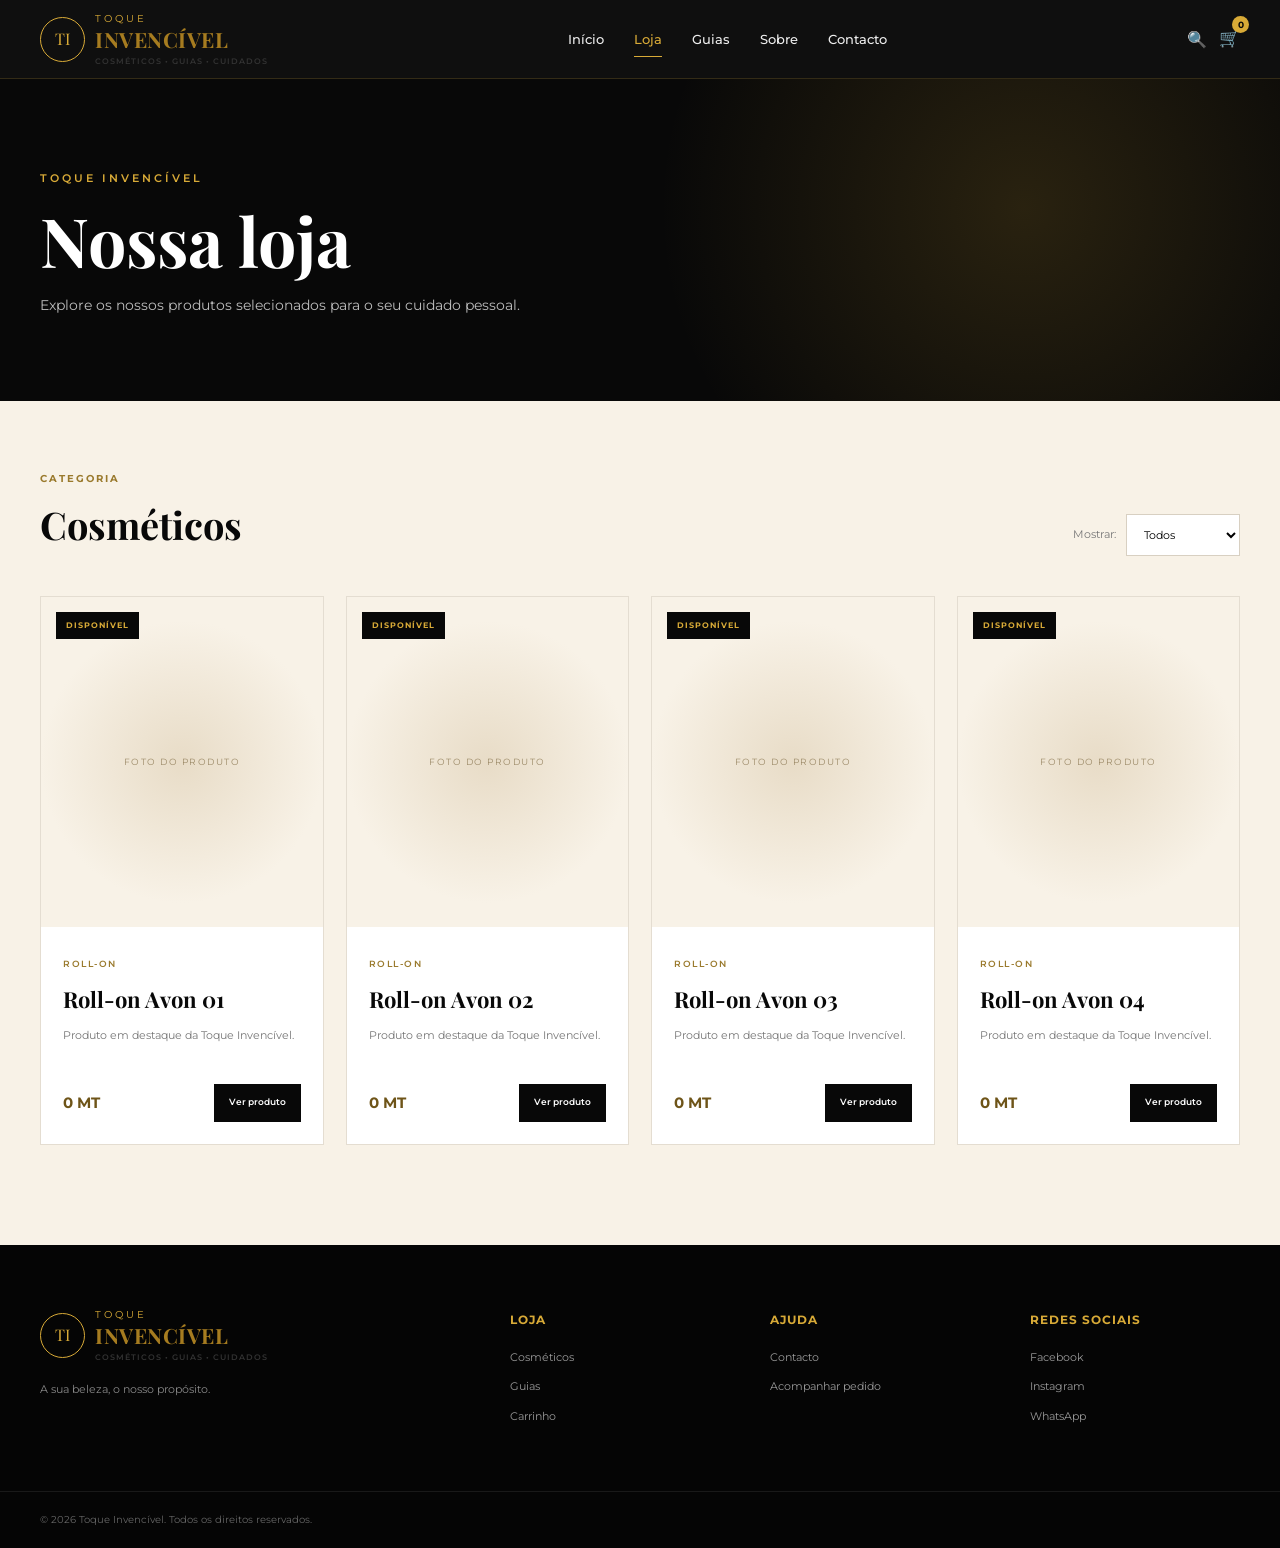
<file: pages/loja.html>
<!DOCTYPE html>
<html lang="pt">
<head>
    <meta charset="UTF-8">

    <meta name="viewport" content="width=device-width, initial-scale=1.0">

    <meta
        name="description"
        content="Explore os produtos da Toque Invencível."
    >

    <title>Loja | Toque Invencível</title>

    <!-- Fontes -->
    <link rel="preconnect" href="https://fonts.googleapis.com">
    <link rel="preconnect" href="https://fonts.gstatic.com" crossorigin>

    <link
        href="https://fonts.googleapis.com/css2?family=Montserrat:wght@400;500;600;700&family=Playfair+Display:wght@500;600;700&display=swap"
        rel="stylesheet"
    >

    <!-- CSS principal -->
    <link rel="stylesheet" href="../css/style.css">

    <!-- CSS da loja -->
    <link rel="stylesheet" href="../css/loja.css">
</head>

<body>

    <!-- =========================
         HEADER
    ========================== -->

    <header class="header">

        <div class="container header-container">

            <a href="../index.html" class="logo">

                <div class="logo-symbol">
                    TI
                </div>

                <div class="logo-text">
                    <span>TOQUE</span>
                    <strong>INVENCÍVEL</strong>
                    <small>COSMÉTICOS • GUIAS • CUIDADOS</small>
                </div>

            </a>


            <nav class="nav" id="mainNav">

                <a href="../index.html">
                    Início
                </a>

                <a href="loja.html" class="active">
                    Loja
                </a>

                <a href="guias.html">
                    Guias
                </a>

                <a href="sobre.html">
                    Sobre
                </a>

                <a href="contacto.html">
                    Contacto
                </a>

            </nav>


            <div class="header-actions">

                <button
                    type="button"
                    class="icon-button"
                    aria-label="Pesquisar"
                >
                    🔍
                </button>

                <a
                    href="carrinho.html"
                    class="cart-button"
                    aria-label="Carrinho"
                >
                    🛒

                    <span class="cart-count">
                        0
                    </span>
                </a>

                <button
                    type="button"
                    class="menu-button"
                    id="menuButton"
                    aria-label="Abrir menu"
                >
                    ☰
                </button>

            </div>

        </div>

    </header>



    <!-- =========================
         CABEÇALHO DA LOJA
    ========================== -->

    <main>

        <section class="shop-hero">

            <div class="container">

                <span class="eyebrow">
                    TOQUE INVENCÍVEL
                </span>

                <h1>
                    Nossa loja
                </h1>

                <p>
                    Explore os nossos produtos selecionados
                    para o seu cuidado pessoal.
                </p>

            </div>

        </section>



        <!-- =========================
             FILTROS
        ========================== -->

        <section class="shop-section">

            <div class="container">

                <div class="shop-toolbar">

                    <div>

                        <span class="shop-label">
                            CATEGORIA
                        </span>

                        <h2>
                            Cosméticos
                        </h2>

                    </div>


                    <div class="shop-filter">

                        <label for="category">
                            Mostrar:
                        </label>

                        <select id="category">

                            <option value="all">
                                Todos
                            </option>

                            <option value="roll-on">
                                Roll-ons
                            </option>

                            <option value="guias">
                                Guias
                            </option>

                        </select>

                    </div>

                </div>



                <!-- =========================
                     PRODUTOS
                ========================== -->

                <div class="shop-grid">


                    <!-- PRODUTO 01 -->

                    <article
                        class="shop-product"
                        data-category="roll-on"
                    >

                        <div class="shop-product-image">

                            <span>
                                FOTO DO PRODUTO
                            </span>

                            <div class="product-badge">
                                DISPONÍVEL
                            </div>

                        </div>


                        <div class="shop-product-info">

                            <span class="shop-product-category">
                                Roll-on
                            </span>

                            <h3>
                                Roll-on Avon 01
                            </h3>

                            <p class="shop-product-description">
                                Produto em destaque da
                                Toque Invencível.
                            </p>

                            <div class="shop-product-bottom">

                                <strong>
                                    0 MT
                                </strong>

                                <a
                                    href="produto.html"
                                    class="shop-product-button"
                                >
                                    Ver produto
                                </a>

                            </div>

                        </div>

                    </article>



                    <!-- PRODUTO 02 -->

                    <article
                        class="shop-product"
                        data-category="roll-on"
                    >

                        <div class="shop-product-image">

                            <span>
                                FOTO DO PRODUTO
                            </span>

                            <div class="product-badge">
                                DISPONÍVEL
                            </div>

                        </div>


                        <div class="shop-product-info">

                            <span class="shop-product-category">
                                Roll-on
                            </span>

                            <h3>
                                Roll-on Avon 02
                            </h3>

                            <p class="shop-product-description">
                                Produto em destaque da
                                Toque Invencível.
                            </p>

                            <div class="shop-product-bottom">

                                <strong>
                                    0 MT
                                </strong>

                                <a
                                    href="produto.html"
                                    class="shop-product-button"
                                >
                                    Ver produto
                                </a>

                            </div>

                        </div>

                    </article>



                    <!-- PRODUTO 03 -->

                    <article
                        class="shop-product"
                        data-category="roll-on"
                    >

                        <div class="shop-product-image">

                            <span>
                                FOTO DO PRODUTO
                            </span>

                            <div class="product-badge">
                                DISPONÍVEL
                            </div>

                        </div>


                        <div class="shop-product-info">

                            <span class="shop-product-category">
                                Roll-on
                            </span>

                            <h3>
                                Roll-on Avon 03
                            </h3>

                            <p class="shop-product-description">
                                Produto em destaque da
                                Toque Invencível.
                            </p>

                            <div class="shop-product-bottom">

                                <strong>
                                    0 MT
                                </strong>

                                <a
                                    href="produto.html"
                                    class="shop-product-button"
                                >
                                    Ver produto
                                </a>

                            </div>

                        </div>

                    </article>



                    <!-- PRODUTO 04 -->

                    <article
                        class="shop-product"
                        data-category="roll-on"
                    >

                        <div class="shop-product-image">

                            <span>
                                FOTO DO PRODUTO
                            </span>

                            <div class="product-badge">
                                DISPONÍVEL
                            </div>

                        </div>


                        <div class="shop-product-info">

                            <span class="shop-product-category">
                                Roll-on
                            </span>

                            <h3>
                                Roll-on Avon 04
                            </h3>

                            <p class="shop-product-description">
                                Produto em destaque da
                                Toque Invencível.
                            </p>

                            <div class="shop-product-bottom">

                                <strong>
                                    0 MT
                                </strong>

                                <a
                                    href="produto.html"
                                    class="shop-product-button"
                                >
                                    Ver produto
                                </a>

                            </div>

                        </div>

                    </article>

                </div>

            </div>

        </section>

    </main>



    <!-- =========================
         FOOTER
    ========================== -->

    <footer class="footer">

        <div class="container footer-grid">

            <div class="footer-brand">

                <div class="logo">

                    <div class="logo-symbol">
                        TI
                    </div>

                    <div class="logo-text">
                        <span>TOQUE</span>
                        <strong>INVENCÍVEL</strong>
                        <small>COSMÉTICOS • GUIAS • CUIDADOS</small>
                    </div>

                </div>

                <p>
                    A sua beleza, o nosso propósito.
                </p>

            </div>


            <div class="footer-column">

                <h3>
                    Loja
                </h3>

                <a href="loja.html">
                    Cosméticos
                </a>

                <a href="guias.html">
                    Guias
                </a>

                <a href="carrinho.html">
                    Carrinho
                </a>

            </div>


            <div class="footer-column">

                <h3>
                    Ajuda
                </h3>

                <a href="contacto.html">
                    Contacto
                </a>

                <a href="acompanhar-pedido.html">
                    Acompanhar pedido
                </a>

            </div>


            <div class="footer-column">

                <h3>
                    Redes sociais
                </h3>

                <a href="#">
                    Facebook
                </a>

                <a href="#">
                    Instagram
                </a>

                <a href="#">
                    WhatsApp
                </a>

            </div>

        </div>


        <div class="footer-bottom">

            <div class="container">

                <p>
                    © 2026 Toque Invencível.
                    Todos os direitos reservados.
                </p>

            </div>

        </div>

    </footer>



    <!-- JavaScript -->

    <script src="../js/main.js"></script>

</body>
</html>
</file>
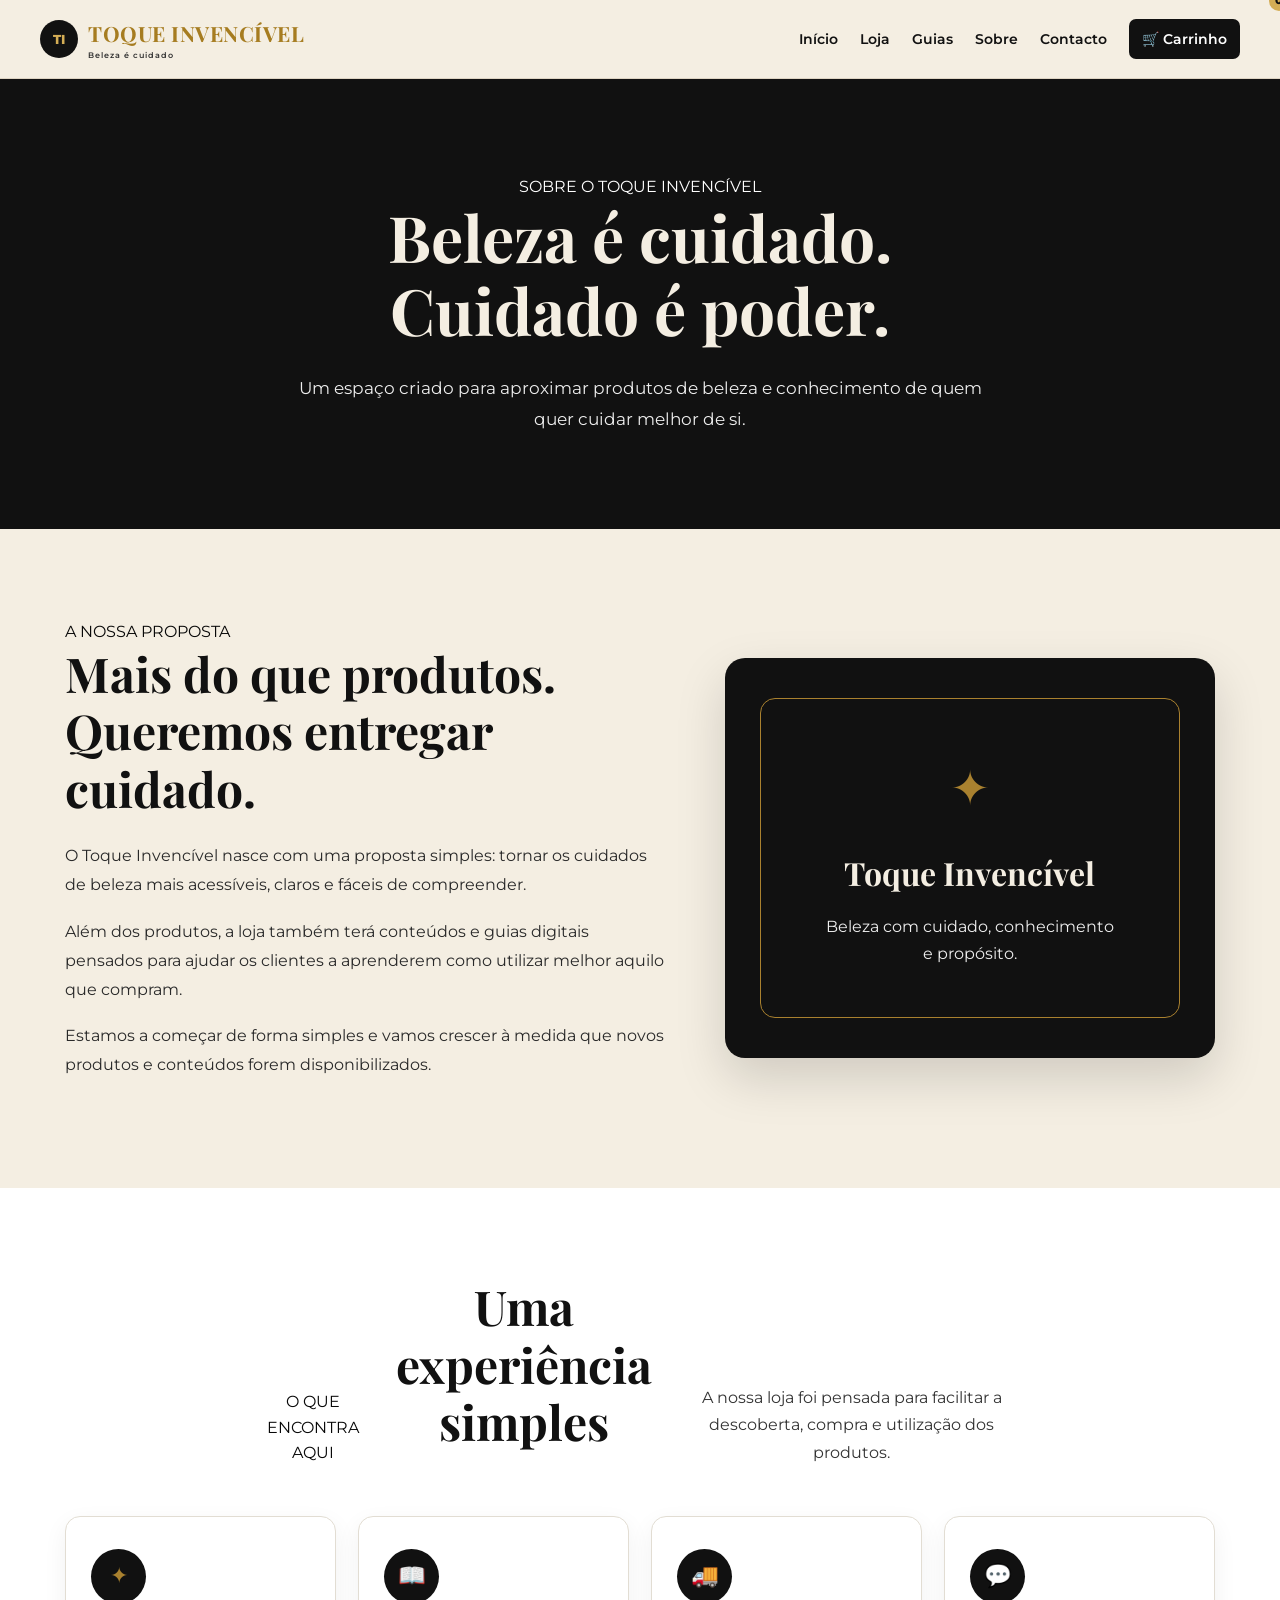
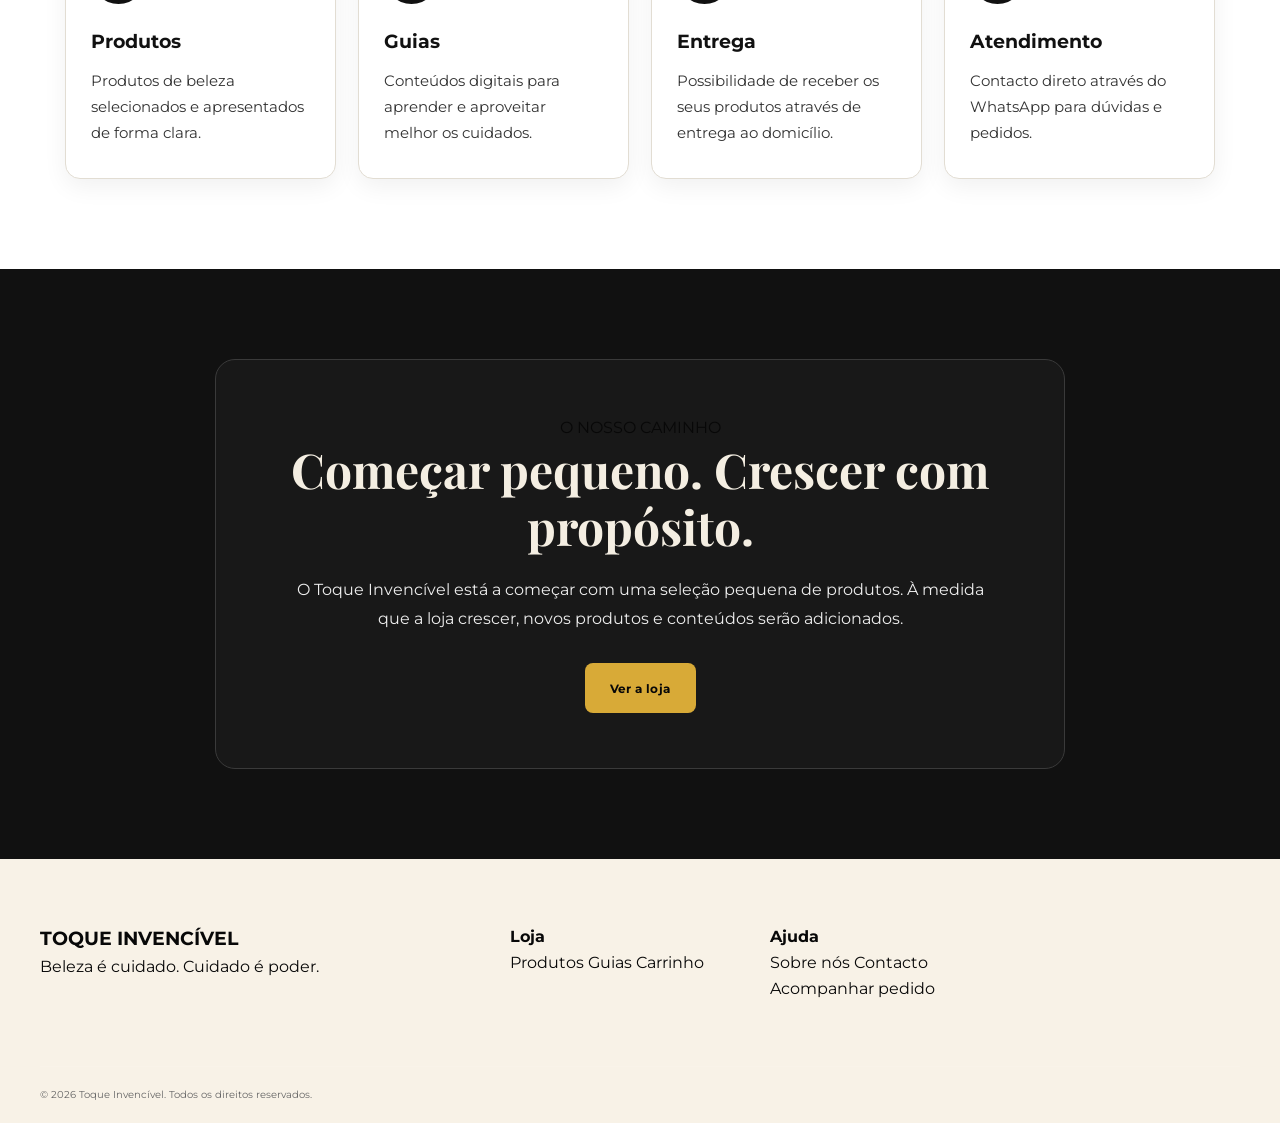
<file: pages/sobre.html>
<!DOCTYPE html>
<html lang="pt">
<head>
    <meta charset="UTF-8">
    <meta name="viewport" content="width=device-width, initial-scale=1.0">

    <title>Sobre | Toque Invencível</title>

    <meta
        name="description"
        content="Conheça o Toque Invencível e a nossa proposta de beleza, cuidado e aprendizagem."
    >

    <link rel="preconnect" href="https://fonts.googleapis.com">
    <link rel="preconnect" href="https://fonts.gstatic.com" crossorigin>

    <link
        href="https://fonts.googleapis.com/css2?family=Montserrat:wght@400;500;600;700&family=Playfair+Display:wght@500;600;700&display=swap"
        rel="stylesheet"
    >

    <link rel="stylesheet" href="../css/style.css">
    <link rel="stylesheet" href="../css/sobre.css">
</head>

<body>

    <!-- ================= HEADER ================= -->

    <header class="site-header">

        <div class="container header-inner">

            <a href="../index.html" class="logo">
                <span class="logo-mark">TI</span>

                <span class="logo-text">
                    <strong>TOQUE INVENCÍVEL</strong>
                    <small>Beleza é cuidado</small>
                </span>
            </a>

            <button
                class="menu-button"
                id="menuButton"
                aria-label="Abrir menu"
                aria-expanded="false"
            >
                ☰
            </button>

            <nav class="main-nav" id="mainNav">

                <a href="../index.html">
                    Início
                </a>

                <a href="loja.html">
                    Loja
                </a>

                <a href="guias.html">
                    Guias
                </a>

                <a href="sobre.html" class="active">
                    Sobre
                </a>

                <a href="contacto.html">
                    Contacto
                </a>

                <a href="carrinho.html" class="cart-link">
                    🛒 Carrinho
                    <span class="cart-count" id="cartCount">0</span>
                </a>

            </nav>

        </div>

    </header>


    <!-- ================= CONTEÚDO ================= -->

    <main>

        <!-- HERO -->

        <section class="sobre-hero">

            <div class="container">

                <span class="section-label">
                    SOBRE O TOQUE INVENCÍVEL
                </span>

                <h1>
                    Beleza é cuidado.
                    <br>
                    Cuidado é poder.
                </h1>

                <p>
                    Um espaço criado para aproximar produtos
                    de beleza e conhecimento de quem quer cuidar
                    melhor de si.
                </p>

            </div>

        </section>


        <!-- NOSSA PROPOSTA -->

        <section class="sobre-proposta">

            <div class="container sobre-grid">

                <div class="sobre-texto">

                    <span class="section-label">
                        A NOSSA PROPOSTA
                    </span>

                    <h2>
                        Mais do que produtos.
                        Queremos entregar cuidado.
                    </h2>

                    <p>
                        O Toque Invencível nasce com uma proposta
                        simples: tornar os cuidados de beleza mais
                        acessíveis, claros e fáceis de compreender.
                    </p>

                    <p>
                        Além dos produtos, a loja também terá
                        conteúdos e guias digitais pensados para
                        ajudar os clientes a aprenderem como utilizar
                        melhor aquilo que compram.
                    </p>

                    <p>
                        Estamos a começar de forma simples e vamos
                        crescer à medida que novos produtos e
                        conteúdos forem disponibilizados.
                    </p>

                </div>


                <div class="sobre-destaque">

                    <div class="destaque-inner">

                        <span class="destaque-icon">
                            ✦
                        </span>

                        <h3>
                            Toque Invencível
                        </h3>

                        <p>
                            Beleza com cuidado,
                            conhecimento e propósito.
                        </p>

                    </div>

                </div>

            </div>

        </section>


        <!-- O QUE ENCONTRA -->

        <section class="sobre-encontra">

            <div class="container">

                <div class="section-heading">

                    <span class="section-label">
                        O QUE ENCONTRA AQUI
                    </span>

                    <h2>
                        Uma experiência simples
                    </h2>

                    <p>
                        A nossa loja foi pensada para facilitar
                        a descoberta, compra e utilização dos produtos.
                    </p>

                </div>


                <div class="valores-grid">


                    <article class="valor-card">

                        <span class="valor-icon">
                            ✦
                        </span>

                        <h3>
                            Produtos
                        </h3>

                        <p>
                            Produtos de beleza selecionados e
                            apresentados de forma clara.
                        </p>

                    </article>


                    <article class="valor-card">

                        <span class="valor-icon">
                            📖
                        </span>

                        <h3>
                            Guias
                        </h3>

                        <p>
                            Conteúdos digitais para aprender
                            e aproveitar melhor os cuidados.
                        </p>

                    </article>


                    <article class="valor-card">

                        <span class="valor-icon">
                            🚚
                        </span>

                        <h3>
                            Entrega
                        </h3>

                        <p>
                            Possibilidade de receber os seus
                            produtos através de entrega ao domicílio.
                        </p>

                    </article>


                    <article class="valor-card">

                        <span class="valor-icon">
                            💬
                        </span>

                        <h3>
                            Atendimento
                        </h3>

                        <p>
                            Contacto direto através do WhatsApp
                            para dúvidas e pedidos.
                        </p>

                    </article>


                </div>

            </div>

        </section>


        <!-- VISÃO -->

        <section class="sobre-visao">

            <div class="container">

                <div class="visao-box">

                    <span class="section-label">
                        O NOSSO CAMINHO
                    </span>

                    <h2>
                        Começar pequeno.
                        Crescer com propósito.
                    </h2>

                    <p>
                        O Toque Invencível está a começar com uma
                        seleção pequena de produtos. À medida que
                        a loja crescer, novos produtos e conteúdos
                        serão adicionados.
                    </p>

                    <a
                        href="loja.html"
                        class="btn btn-primary"
                    >
                        Ver a loja
                    </a>

                </div>

            </div>

        </section>

    </main>


    <!-- ================= FOOTER ================= -->

    <footer class="site-footer">

        <div class="container">

            <div class="footer-grid">

                <div>

                    <h3>
                        TOQUE INVENCÍVEL
                    </h3>

                    <p>
                        Beleza é cuidado.
                        Cuidado é poder.
                    </p>

                </div>


                <div>

                    <h4>
                        Loja
                    </h4>

                    <a href="loja.html">
                        Produtos
                    </a>

                    <a href="guias.html">
                        Guias
                    </a>

                    <a href="carrinho.html">
                        Carrinho
                    </a>

                </div>


                <div>

                    <h4>
                        Ajuda
                    </h4>

                    <a href="sobre.html">
                        Sobre nós
                    </a>

                    <a href="contacto.html">
                        Contacto
                    </a>

                    <a href="acompanhar-pedido.html">
                        Acompanhar pedido
                    </a>

                </div>

            </div>


            <div class="footer-bottom">

                <p>
                    © 2026 Toque Invencível.
                    Todos os direitos reservados.
                </p>

            </div>

        </div>

    </footer>


    <!-- ================= JAVASCRIPT ================= -->

    <script src="../js/main.js"></script>

    <script>

        /* Contador do carrinho */

        const cartCount =
            document.getElementById("cartCount");

        const cart =
            JSON.parse(
                localStorage.getItem("toqueInvencivelCart")
            ) || [];

        let totalItems = 0;

        cart.forEach(item => {

            totalItems += Number(item.quantity) || 0;

        });

        if (cartCount) {

            cartCount.textContent = totalItems;

        }


        /* Menu mobile */

        const menuButton =
            document.getElementById("menuButton");

        const mainNav =
            document.getElementById("mainNav");

        if (menuButton && mainNav) {

            menuButton.addEventListener("click", () => {

                mainNav.classList.toggle("open");

                const aberto =
                    mainNav.classList.contains("open");

                menuButton.setAttribute(
                    "aria-expanded",
                    aberto
                );

            });

        }

    </script>

</body>
</html>
</file>
<file: css/style.css>
/* =========================================
   TOQUE INVENCÍVEL
   ESTILO PRINCIPAL
========================================= */


/* =========================================
   VARIÁVEIS
========================================= */

:root {

    --preto: #080808;

    --preto-suave: #111111;

    --preto-card: #151515;

    --dourado: #d8aa37;

    --dourado-claro: #e8c765;

    --creme: #f8f2e7;

    --branco: #ffffff;

    --cinza: #b7b7b7;

    --cinza-escuro: #292929;

    --marrom: #24190f;

    --transicao: 0.3s ease;

    --container: 1200px;

}



/* =========================================
   RESET
========================================= */

* {

    margin: 0;

    padding: 0;

    box-sizing: border-box;

}


html {

    scroll-behavior: smooth;

}


body {

    font-family: "Montserrat", sans-serif;

    background: var(--creme);

    color: var(--preto);

    line-height: 1.6;

}


img {

    max-width: 100%;

    display: block;

}


a {

    color: inherit;

    text-decoration: none;

}


button {

    font-family: inherit;

}



/* =========================================
   CONTAINER
========================================= */

.container {

    width: min(
        calc(100% - 40px),
        var(--container)
    );

    margin: 0 auto;

}



/* =========================================
   HEADER
========================================= */

.header {

    position: sticky;

    top: 0;

    z-index: 1000;

    background: rgba(8, 8, 8, 0.97);

    border-bottom: 1px solid rgba(216, 170, 55, 0.18);

}


.header-container {

    min-height: 78px;

    display: flex;

    align-items: center;

    justify-content: space-between;

    gap: 30px;

}



/* LOGO */

.logo {

    display: flex;

    align-items: center;

    gap: 11px;

}


.logo-symbol {

    width: 45px;

    height: 45px;

    border: 1px solid var(--dourado);

    border-radius: 50%;

    display: grid;

    place-items: center;

    color: var(--dourado);

    font-family: "Playfair Display", serif;

    font-size: 16px;

}


.logo-text {

    display: flex;

    flex-direction: column;

    color: var(--dourado);

    line-height: 1;

}


.logo-text span {

    font-size: 10px;

    letter-spacing: 3px;

}


.logo-text strong {

    font-family: "Playfair Display", serif;

    font-size: 17px;

    letter-spacing: 1.5px;

    margin-top: 3px;

}


.logo-text small {

    font-size: 6px;

    letter-spacing: 1.3px;

    margin-top: 5px;

    color: #d6d0c5;

}



/* =========================================
   NAVEGAÇÃO
========================================= */

.nav {

    display: flex;

    align-items: center;

    gap: 30px;

}


.nav a {

    color: #eeeeee;

    font-size: 13px;

    font-weight: 500;

    position: relative;

    transition: var(--transicao);

}


.nav a:hover,
.nav a.active {

    color: var(--dourado);

}


.nav a::after {

    content: "";

    position: absolute;

    left: 0;

    bottom: -8px;

    width: 0;

    height: 1px;

    background: var(--dourado);

    transition: var(--transicao);

}


.nav a:hover::after,
.nav a.active::after {

    width: 100%;

}



/* =========================================
   AÇÕES DO HEADER
========================================= */

.header-actions {

    display: flex;

    align-items: center;

    gap: 12px;

}


.icon-button,
.menu-button,
.cart-button {

    border: none;

    background: transparent;

    color: white;

    cursor: pointer;

}


.icon-button {

    font-size: 16px;

}


.cart-button {

    position: relative;

    font-size: 17px;

}


.cart-count {

    position: absolute;

    top: -9px;

    right: -9px;

    width: 17px;

    height: 17px;

    border-radius: 50%;

    display: grid;

    place-items: center;

    background: var(--dourado);

    color: var(--preto);

    font-size: 9px;

    font-weight: 700;

}


.menu-button {

    display: none;

    font-size: 22px;

}



/* =========================================
   HERO
========================================= */

.hero {

    min-height: 620px;

    background:

        radial-gradient(
            circle at 75% 50%,
            rgba(216, 170, 55, 0.16),
            transparent 32%
        ),

        linear-gradient(
            110deg,
            #080808 0%,
            #0e0b08 55%,
            #171008 100%
        );

    color: white;

    overflow: hidden;

}


.hero-container {

    min-height: 620px;

    display: grid;

    grid-template-columns: 1fr 0.9fr;

    align-items: center;

    gap: 60px;

}


.hero-content {

    max-width: 620px;

}


.eyebrow {

    display: inline-block;

    color: var(--dourado);

    font-size: 11px;

    font-weight: 600;

    letter-spacing: 3px;

    margin-bottom: 18px;

}


.hero h1 {

    font-family: "Playfair Display", serif;

    font-size: clamp(44px, 5vw, 72px);

    line-height: 1.04;

    font-weight: 600;

    margin-bottom: 25px;

}


.hero h1 span {

    display: block;

    color: var(--dourado);

}


.hero p {

    max-width: 520px;

    color: #c9c9c9;

    font-size: 15px;

    line-height: 1.9;

    margin-bottom: 34px;

}



/* =========================================
   BOTÕES
========================================= */

.hero-buttons {

    display: flex;

    gap: 14px;

    flex-wrap: wrap;

}


.btn {

    min-height: 48px;

    padding: 0 27px;

    display: inline-flex;

    align-items: center;

    justify-content: center;

    font-size: 12px;

    font-weight: 600;

    letter-spacing: 0.4px;

    border-radius: 2px;

    transition: var(--transicao);

}


.btn-primary {

    background: var(--dourado);

    color: var(--preto);

}


.btn-primary:hover {

    background: var(--dourado-claro);

    transform: translateY(-2px);

}


.btn-secondary {

    border: 1px solid rgba(255,255,255,0.4);

    color: white;

}


.btn-secondary:hover {

    border-color: var(--dourado);

    color: var(--dourado);

}



/* =========================================
   PRODUTO HERO
========================================= */

.hero-product {

    height: 450px;

    display: grid;

    place-items: center;

}


.product-placeholder {

    width: min(360px, 90%);

    height: 430px;

    border: 1px solid rgba(216,170,55,0.3);

    background:

        radial-gradient(
            circle,
            rgba(216,170,55,0.13),
            transparent 60%
        ),

        #0d0d0d;

    display: flex;

    flex-direction: column;

    align-items: center;

    justify-content: center;

    position: relative;

}


.product-placeholder::before {

    content: "";

    position: absolute;

    inset: 16px;

    border: 1px solid rgba(216,170,55,0.14);

}


.product-placeholder span {

    font-family: "Playfair Display", serif;

    font-size: 85px;

    color: var(--dourado);

}


.product-placeholder p {

    color: #aaa;

    margin: 10px 0 0;

    font-size: 11px;

    letter-spacing: 3px;

}



/* =========================================
   BENEFÍCIOS
========================================= */

.benefits {

    background: var(--preto);

    color: white;

    border-top: 1px solid rgba(216,170,55,0.2);

    border-bottom: 1px solid rgba(216,170,55,0.2);

}


.benefits-grid {

    display: grid;

    grid-template-columns: repeat(4, 1fr);

}


.benefit {

    min-height: 120px;

    display: flex;

    align-items: center;

    gap: 15px;

    padding: 25px 20px;

    border-right: 1px solid rgba(255,255,255,0.08);

}


.benefit:last-child {

    border-right: none;

}


.benefit-icon {

    flex-shrink: 0;

    font-size: 22px;

    color: var(--dourado);

}


.benefit h3 {

    font-size: 12px;

    margin-bottom: 5px;

}


.benefit p {

    color: #999;

    font-size: 10px;

    line-height: 1.6;

}



/* =========================================
   SEÇÃO DE PRODUTOS
========================================= */

.featured {

    padding: 90px 0;

    background: var(--creme);

}


.section-heading {

    display: flex;

    justify-content: space-between;

    align-items: end;

    gap: 30px;

    margin-bottom: 40px;

}


.section-heading h2 {

    font-family: "Playfair Display", serif;

    font-size: 42px;

    line-height: 1.1;

}


.view-all {

    color: #6e5418;

    font-size: 12px;

    font-weight: 600;

}


.products-grid {

    display: grid;

    grid-template-columns: repeat(4, 1fr);

    gap: 20px;

}



/* =========================================
   CARD DO PRODUTO
========================================= */

.product-card {

    background: white;

    border: 1px solid #e6dfd3;

    transition: var(--transicao);

}


.product-card:hover {

    transform: translateY(-5px);

    box-shadow: 0 15px 40px rgba(0,0,0,0.08);

}


.product-image {

    height: 270px;

    display: grid;

    place-items: center;

    background:

        radial-gradient(
            circle,
            #e6d9c1,
            #f8f2e7 60%
        );

    color: #9a865c;

    font-size: 11px;

    letter-spacing: 1px;

}


.product-info {

    padding: 20px;

}


.product-category {

    font-size: 9px;

    color: #99845a;

    text-transform: uppercase;

    letter-spacing: 1.5px;

}


.product-info h3 {

    font-family: "Playfair Display", serif;

    font-size: 20px;

    margin: 7px 0;

}


.product-price {

    font-weight: 700;

    color: #6e5418;

    margin-bottom: 15px;

}


.product-button {

    width: 100%;

    height: 40px;

    border: none;

    background: var(--preto);

    color: white;

    font-size: 10px;

    font-weight: 600;

}


.product-button:disabled {

    opacity: 0.55;

    cursor: not-allowed;

}



/* =========================================
   BANNER DA MARCA
========================================= */

.brand-banner {

    background:

        radial-gradient(
            circle at 75% 50%,
            rgba(216,170,55,0.2),
            transparent 35%
        ),

        var(--preto);

    color: white;

    padding: 65px 0;

}


.brand-banner-content {

    display: flex;

    justify-content: space-between;

    align-items: center;

    gap: 30px;

}


.brand-banner h2 {

    font-family: "Playfair Display", serif;

    font-size: clamp(32px, 4vw, 50px);

    line-height: 1.1;

}


.brand-banner h2 span {

    color: var(--dourado);

    display: block;

}



/* =========================================
   FOOTER
========================================= */

.footer {

    background: #050505;

    color: white;

}


.footer-grid {

    padding: 65px 0;

    display: grid;

    grid-template-columns: 2fr repeat(3, 1fr);

    gap: 50px;

}


.footer-brand p {

    color: #888;

    font-size: 11px;

    margin-top: 20px;

}


.footer-column {

    display: flex;

    flex-direction: column;

    gap: 12px;

}


.footer-column h3 {

    color: var(--dourado);

    font-size: 12px;

    margin-bottom: 8px;

    text-transform: uppercase;

    letter-spacing: 1px;

}


.footer-column a {

    color: #999;

    font-size: 11px;

    transition: var(--transicao);

}


.footer-column a:hover {

    color: var(--dourado);

}


.footer-bottom {

    border-top: 1px solid rgba(255,255,255,0.08);

    padding: 20px 0;

}


.footer-bottom p {

    color: #666;

    font-size: 10px;

}



/* =========================================
   RESPONSIVIDADE
========================================= */

@media (max-width: 950px) {

    .nav {

        gap: 17px;

    }


    .hero-container {

        grid-template-columns: 1fr;

        padding-top: 70px;

        padding-bottom: 70px;

        text-align: center;

    }


    .hero-content {

        margin: 0 auto;

    }


    .hero p {

        margin-left: auto;

        margin-right: auto;

    }


    .hero-buttons {

        justify-content: center;

    }


    .hero-product {

        display: none;

    }


    .benefits-grid {

        grid-template-columns: repeat(2, 1fr);

    }


    .benefit:nth-child(2) {

        border-right: none;

    }


    .benefit:nth-child(3),
    .benefit:nth-child(4) {

        border-top: 1px solid rgba(255,255,255,0.08);

    }


    .products-grid {

        grid-template-columns: repeat(2, 1fr);

    }

}



@media (max-width: 700px) {

    .container {

        width: min(
            calc(100% - 28px),
            var(--container)
        );

    }


    .header-container {

        min-height: 70px;

    }


    .nav {

        position: absolute;

        top: 70px;

        left: 0;

        width: 100%;

        background: #080808;

        border-top: 1px solid rgba(216,170,55,0.15);

        padding: 20px;

        flex-direction: column;

        align-items: flex-start;

        gap: 20px;

        display: none;

    }


    .nav.open {

        display: flex;

    }


    .menu-button {

        display: block;

    }


    .icon-button {

        display: none;

    }


    .logo-text small {

        display: none;

    }


    .hero {

        min-height: auto;

    }


    .hero-container {

        min-height: auto;

        padding-top: 80px;

        padding-bottom: 80px;

    }


    .hero h1 {

        font-size: 43px;

    }


    .hero p {

        font-size: 13px;

    }


    .benefits-grid {

        grid-template-columns: 1fr;

    }


    .benefit {

        border-right: none;

        border-bottom: 1px solid rgba(255,255,255,0.08);

    }


    .benefit:last-child {

        border-bottom: none;

    }


    .section-heading {

        align-items: start;

        flex-direction: column;

    }


    .section-heading h2 {

        font-size: 34px;

    }


    .products-grid {

        grid-template-columns: 1fr 1fr;

        gap: 10px;

    }


    .product-image {

        height: 200px;

    }


    .product-info {

        padding: 14px;

    }


    .product-info h3 {

        font-size: 17px;

    }


    .brand-banner-content {

        align-items: flex-start;

        flex-direction: column;

    }


    .footer-grid {

        grid-template-columns: 1fr 1fr;

        gap: 40px 25px;

    }


    .footer-brand {

        grid-column: 1 / -1;

    }

}



@media (max-width: 420px) {

    .products-grid {

        grid-template-columns: 1fr;

    }


    .product-image {

        height: 250px;

    }


    .footer-grid {

        grid-template-columns: 1fr;

    }


    .footer-brand {

        grid-column: auto;

    }

  }
/* =========================================
   CABEÇALHO GLOBAL — TOQUE INVENCÍVEL
   Padrão: Creme + Preto + Dourado
========================================= */

.site-header {
    width: 100%;
    background: #f4eee2 !important;
    border-bottom: 1px solid #ddd3c2;
    position: relative;
    z-index: 1000;
}

.header-inner {
    min-height: 78px;

    display: flex;
    align-items: center;
    justify-content: space-between;

    gap: 25px;
}


/* =========================================
   LOGO
========================================= */

.logo {
    display: flex;
    align-items: center;
    gap: 10px;

    text-decoration: none;
    color: #111111 !important;

    flex-shrink: 0;
}

.logo-mark {
    width: 38px;
    height: 38px;

    display: flex;
    align-items: center;
    justify-content: center;

    background: #111111 !important;
    color: #d4ad55 !important;

    border-radius: 50%;

    font-size: 13px;
    font-weight: 800;
}

.logo-text {
    display: flex;
    flex-direction: column;
    gap: 2px;
}

.logo-text strong {
    color: #a67c20 !important;

    font-family: "Playfair Display", serif;

    font-size: 21px;
    line-height: 1;
    letter-spacing: .5px;
}

.logo-text small {
    color: #333333 !important;

    font-family: "Montserrat", sans-serif;

    font-size: 8px;
    font-weight: 600;

    letter-spacing: 1px;
}


/* =========================================
   MENU
========================================= */

.main-nav {
    display: flex;
    align-items: center;
    justify-content: flex-end;

    gap: 22px;
}

.main-nav a {
    color: #111111 !important;

    text-decoration: none;

    font-family: "Montserrat", sans-serif;

    font-size: 14px;
    font-weight: 600;

    transition: color .2s ease;
}

.main-nav a:hover {
    color: #a67c20 !important;
}


/* =========================================
   CARRINHO
========================================= */

.main-nav .cart-link {
    display: inline-flex;
    align-items: center;
    gap: 7px;

    padding: 9px 13px;

    background: #111111 !important;
    color: #ffffff !important;

    border-radius: 7px;
}

.main-nav .cart-link:hover {
    background: #d4ad55 !important;
    color: #111111 !important;
}

#cartCount {
    min-width: 20px;
    height: 20px;

    display: inline-flex;
    align-items: center;
    justify-content: center;

    background: #d4ad55 !important;
    color: #111111 !important;

    border-radius: 50%;

    font-size: 11px;
    font-weight: 800;
}


/* =========================================
   BOTÃO DO MENU MOBILE
========================================= */

.menu-button {
    display: none;

    width: 44px;
    height: 44px;

    align-items: center;
    justify-content: center;

    background: #111111 !important;
    color: #d4ad55 !important;

    border: none;
    border-radius: 8px;

    font-size: 25px;
    line-height: 1;

    cursor: pointer;
}


/* =========================================
   TABLET / MOBILE
========================================= */

@media (max-width: 800px) {

    .site-header {
        background: #f4eee2 !important;
    }

    .header-inner {
        min-height: 70px;

        padding: 0 18px;

        position: relative;
    }


    /* LOGO MENOR */

    .logo-mark {
        width: 34px;
        height: 34px;

        font-size: 12px;
    }

    .logo-text strong {
        font-size: 17px;
    }

    .logo-text small {
        font-size: 7px;
        letter-spacing: .7px;
    }


    /* BOTÃO */

    .menu-button {
        display: flex;
    }


    /* MENU FECHADO */

    .main-nav {
        display: none;

        position: absolute;

        top: 70px;
        left: 12px;
        right: 12px;

        padding: 12px;

        flex-direction: column;
        align-items: stretch;

        gap: 3px;

        background: #ffffff !important;

        border: 1px solid #ddd3c2;
        border-radius: 10px;

        box-shadow: 0 12px 30px rgba(0,0,0,.12);
    }


    /* MENU ABERTO */

    .main-nav.open {
        display: flex;
    }


    .main-nav a {
        display: block;

        width: 100%;
        box-sizing: border-box;

        padding: 13px 14px;

        color: #111111 !important;

        border-radius: 6px;

        font-size: 14px;
    }

    .main-nav a:hover {
        background: #f4eee2 !important;
        color: #a67c20 !important;
    }


    /* CARRINHO */

    .main-nav .cart-link {
        justify-content: space-between;

        margin-top: 5px;

        background: #111111 !important;
        color: #ffffff !important;
    }

}


/* =========================================
   TELEMÓVEIS PEQUENOS
========================================= */

@media (max-width: 420px) {

    .header-inner {
        padding: 0 14px;
    }

    .logo-text strong {
        font-size: 15px;
    }

    .logo-text small {
        display: none;
    }

    .logo-mark {
        width: 32px;
        height: 32px;
    }

}
</file>
<file: css/carrinho.css>
/* =========================================
   CARRINHO — TOQUE INVENCÍVEL
   Creme + Branco + Preto + Dourado
========================================= */

.cart-page {
    min-height: 100vh;

    background: #f4eee2 !important;

    color: #111111 !important;

    padding: 65px 20px 90px;
}


/* =========================================
   CABEÇALHO
========================================= */

.cart-heading {
    text-align: center;

    margin-bottom: 50px;
}

.cart-heading > span {
    display: block;

    color: #9b7420 !important;

    font-size: 13px;
    font-weight: 800;

    letter-spacing: 2.5px;

    margin-bottom: 10px;
}

.cart-heading h1 {
    color: #111111 !important;

    font-family: "Playfair Display", serif;

    font-size: 46px;

    line-height: 1.2;

    margin: 0 0 12px;
}

.cart-heading h1 strong {
    color: #a67c20 !important;
}

.cart-heading p {
    color: #333333 !important;

    font-size: 16px;

    line-height: 1.6;

    margin: 0;
}


/* =========================================
   CONTAINER
========================================= */

.cart-container {
    width: 100%;

    max-width: 1150px;

    margin: 0 auto;
}


/* =========================================
   LAYOUT
========================================= */

.cart-layout {
    display: grid;

    grid-template-columns:
        minmax(0, 1.6fr)
        minmax(310px, .8fr);

    gap: 30px;

    align-items: start;
}


/* =========================================
   PRODUTOS
========================================= */

.cart-products {
    background: #ffffff !important;

    border: 1px solid #ddd5c7;

    border-radius: 14px;

    box-shadow:
        0 8px 30px rgba(0, 0, 0, .08);

    overflow: hidden;
}


/* CABEÇALHO DOS PRODUTOS */

.cart-products-header {
    display: flex;

    align-items: center;
    justify-content: space-between;

    gap: 20px;

    padding: 25px 30px;

    border-bottom: 1px solid #e2e2e2;
}

.cart-products-header span {
    color: #9b7420 !important;

    font-size: 11px;

    font-weight: 800;

    letter-spacing: 2px;
}

.cart-products-header h2 {
    color: #111111 !important;

    font-family: "Playfair Display", serif;

    font-size: 25px;

    margin: 5px 0 0;
}

.cart-products-header a {
    color: #111111 !important;

    font-size: 13px;

    font-weight: 700;

    text-decoration: none;

    border-bottom: 1px solid #a67c20;

    padding-bottom: 3px;
}

.cart-products-header a:hover {
    color: #a67c20 !important;
}


/* =========================================
   ITEM
========================================= */

.cart-items {
    display: flex;

    flex-direction: column;
}


.cart-item {
    display: grid;

    grid-template-columns: 105px minmax(0, 1fr) auto;

    gap: 20px;

    align-items: center;

    padding: 25px 30px;

    border-bottom: 1px solid #e8e8e8;
}

.cart-item:last-child {
    border-bottom: none;
}


/* =========================================
   IMAGEM
========================================= */

.cart-product-image {
    width: 105px;
    height: 105px;

    display: flex;

    align-items: center;
    justify-content: center;

    background: #f4eee2 !important;

    border: 1px solid #ddd3c2;

    border-radius: 10px;

    color: #9b7420 !important;

    font-size: 11px;

    font-weight: 800;

    letter-spacing: 1px;

    text-align: center;
}


/* =========================================
   INFORMAÇÕES
========================================= */

.cart-product-info {
    min-width: 0;
}

.product-category {
    display: block;

    color: #9b7420 !important;

    font-size: 10px;

    font-weight: 800;

    letter-spacing: 1.8px;

    margin-bottom: 7px;
}

.cart-product-info h2 {
    color: #111111 !important;

    font-size: 18px;

    line-height: 1.3;

    margin: 0 0 6px;
}

.cart-product-info p {
    color: #555555 !important;

    font-size: 13px;

    margin: 0 0 15px;
}


/* =========================================
   AÇÕES
========================================= */

.cart-product-actions {
    display: flex;

    align-items: center;

    gap: 15px;
}


/* QUANTIDADE */

.quantity-control {
    display: inline-flex;

    align-items: center;

    border: 1px solid #bdbdbd;

    border-radius: 7px;

    overflow: hidden;

    background: #ffffff;
}

.quantity-control button {
    width: 36px;
    height: 36px;

    border: none;

    background: #111111 !important;

    color: #d4ad55 !important;

    font-size: 20px;

    cursor: pointer;
}

.quantity-control button:hover {
    background: #d4ad55 !important;

    color: #111111 !important;
}

.quantity-control strong {
    width: 38px;

    text-align: center;

    color: #111111 !important;

    font-size: 14px;
}


/* REMOVER */

.remove-button {
    border: none;

    background: transparent;

    color: #555555 !important;

    font-family: "Montserrat", sans-serif;

    font-size: 12px;

    font-weight: 700;

    cursor: pointer;

    padding: 8px 0;
}

.remove-button:hover {
    color: #a00000 !important;
}


/* =========================================
   TOTAL DO ITEM
========================================= */

.cart-item-total {
    text-align: right;

    min-width: 85px;
}

.cart-item-total span {
    display: block;

    color: #9b7420 !important;

    font-size: 10px;

    font-weight: 800;

    letter-spacing: 1.5px;

    margin-bottom: 5px;
}

.cart-item-total strong {
    color: #111111 !important;

    font-size: 17px;
}


/* =========================================
   RESUMO
========================================= */

.cart-summary {
    background: #ffffff !important;

    border: 1px solid #ddd5c7;

    border-radius: 14px;

    padding: 30px;

    box-shadow:
        0 8px 30px rgba(0, 0, 0, .08);

    position: sticky;

    top: 20px;
}

.summary-label {
    color: #9b7420 !important;

    font-size: 11px;

    font-weight: 800;

    letter-spacing: 2px;

    margin-bottom: 7px;
}

.cart-summary h2 {
    color: #111111 !important;

    font-family: "Playfair Display", serif;

    font-size: 28px;

    margin: 0 0 25px;
}


/* LINHAS */

.summary-row {
    display: flex;

    justify-content: space-between;

    gap: 20px;

    padding: 9px 0;
}

.summary-row span {
    color: #444444 !important;

    font-size: 14px;
}

.summary-row strong {
    color: #111111 !important;

    font-size: 14px;
}

.summary-divider {
    height: 1px;

    background: #cfcfcf;

    margin: 12px 0;
}


/* TOTAL */

.summary-total {
    display: flex;

    align-items: center;

    justify-content: space-between;

    gap: 20px;

    padding: 8px 0;
}

.summary-total span {
    color: #111111 !important;

    font-size: 18px;

    font-weight: 800;
}

.summary-total strong {
    color: #9b7420 !important;

    font-size: 25px;

    font-weight: 800;
}


/* AVISO ENTREGA */

.delivery-note {
    margin: 20px 0;

    padding: 14px;

    background: #f4eee2 !important;

    border-left: 3px solid #d4ad55;

    color: #333333 !important;

    font-size: 12px;

    line-height: 1.6;
}


/* =========================================
   BOTÕES
========================================= */

.cart-button {
    width: 100%;

    min-height: 48px;

    display: flex;

    align-items: center;
    justify-content: center;

    box-sizing: border-box;

    border-radius: 7px;

    text-decoration: none;

    font-size: 13px;

    font-weight: 800;

    transition:
        background .2s ease,
        color .2s ease,
        border-color .2s ease;

    margin-top: 10px;
}

.cart-button-primary {
    background: #111111 !important;

    color: #ffffff !important;

    border: 2px solid #111111 !important;
}

.cart-button-primary:hover {
    background: #d4ad55 !important;

    color: #111111 !important;

    border-color: #d4ad55 !important;
}

.cart-button-secondary {
    background: #ffffff !important;

    color: #111111 !important;

    border: 2px solid #111111 !important;
}

.cart-button-secondary:hover {
    background: #111111 !important;

    color: #ffffff !important;
}


/* =========================================
   CARRINHO VAZIO
========================================= */

.cart-empty {
    max-width: 650px;

    margin: 0 auto;

    padding: 60px 30px;

    text-align: center;

    background: #ffffff !important;

    border: 1px solid #ddd5c7;

    border-radius: 14px;

    box-shadow:
        0 8px 30px rgba(0, 0, 0, .08);
}

.empty-icon {
    width: 65px;
    height: 65px;

    display: flex;

    align-items: center;
    justify-content: center;

    margin: 0 auto 20px;

    background: #111111 !important;

    border-radius: 50%;

    font-size: 28px;
}

.cart-empty > span {
    color: #9b7420 !important;

    font-size: 11px;

    font-weight: 800;

    letter-spacing: 2px;
}

.cart-empty h2 {
    color: #111111 !important;

    font-family: "Playfair Display", serif;

    font-size: 28px;

    margin: 10px 0;
}

.cart-empty p {
    color: #444444 !important;

    font-size: 14px;

    margin: 0 0 25px;
}

.cart-empty .cart-button {
    max-width: 260px;

    margin: 0 auto;
}


/* =========================================
   TABLET
========================================= */

@media (max-width: 900px) {

    .cart-layout {
        grid-template-columns: 1fr;
    }

    .cart-summary {
        position: static;
    }

}


/* =========================================
   MOBILE
========================================= */

@media (max-width: 600px) {

    .cart-page {
        padding: 45px 15px 65px;
    }

    .cart-heading {
        margin-bottom: 35px;
    }

    .cart-heading h1 {
        font-size: 36px;
    }

    .cart-products-header {
        align-items: flex-start;

        flex-direction: column;

        padding: 22px;
    }

    .cart-products-header a {
        margin-top: 2px;
    }

    .cart-item {
        grid-template-columns: 82px minmax(0, 1fr);

        gap: 14px;

        padding: 20px;
    }

    .cart-product-image {
        width: 82px;
        height: 82px;
    }

    .cart-item-total {
        grid-column: 2;

        text-align: left;

        min-width: auto;

        padding-top: 5px;
    }

    .cart-product-info h2 {
        font-size: 16px;
    }

    .cart-product-actions {
        align-items: flex-start;

        flex-direction: column;

        gap: 7px;
    }

    .cart-summary {
        padding: 22px;
    }

    .cart-empty {
        padding: 45px 22px;
    }

    .cart-empty h2 {
        font-size: 24px;
    }

}
</file>
<file: css/checkout.css>
/* =========================================
   TOQUE INVENCÍVEL — CHECKOUT
========================================= */

.checkout-page {
    background: #f4eee2 !important;
    min-height: 100vh;
    padding: 60px 20px 90px;
    color: #111111 !important;
}

.checkout-container {
    width: 100%;
    max-width: 1180px;
    margin: 0 auto;
}

/* TÍTULO */

.checkout-heading {
    text-align: center;
    margin-bottom: 45px;
}

.checkout-heading > span {
    display: block;
    color: #9b7420 !important;
    font-size: 13px;
    font-weight: 800;
    letter-spacing: 2px;
    margin-bottom: 10px;
}

.checkout-heading h1 {
    color: #111111 !important;
    font-family: "Playfair Display", serif;
    font-size: 42px;
    line-height: 1.2;
    margin: 0 0 12px;
}

.checkout-heading p {
    color: #222222 !important;
    font-size: 16px;
    line-height: 1.6;
}


/* GRID */

.checkout-grid {
    display: grid;
    grid-template-columns: minmax(0, 1.5fr) minmax(300px, .8fr);
    gap: 30px;
    align-items: start;
}


/* CARDS */

.checkout-card,
.checkout-summary {
    background: #ffffff !important;
    color: #111111 !important;

    border: 1px solid #d8d0c2;
    border-radius: 14px;

    box-shadow: 0 8px 30px rgba(0, 0, 0, .10);
}


/* FORM */

.checkout-card {
    padding: 35px;
}


/* TÍTULOS */

.card-title {
    display: flex;
    align-items: center;
    gap: 15px;

    padding-bottom: 22px;
    margin-bottom: 25px;

    border-bottom: 1px solid #dedede;
}

.title-number {
    width: 44px;
    height: 44px;
    min-width: 44px;

    display: flex;
    align-items: center;
    justify-content: center;

    border-radius: 50%;

    background: #111111 !important;
    color: #d4ad55 !important;

    font-size: 13px;
    font-weight: 800;
}

.card-title h2 {
    color: #111111 !important;
    font-size: 21px;
    margin: 0 0 5px;
}

.card-title p {
    color: #444444 !important;
    font-size: 14px;
    margin: 0;
}


/* CAMPOS */

.form-group {
    margin-bottom: 20px;
}

.form-group label {
    display: block;

    color: #111111 !important;

    font-size: 14px;
    font-weight: 700;

    margin-bottom: 8px;
}

.form-group input,
.form-group textarea {
    width: 100%;
    box-sizing: border-box;

    background: #ffffff !important;
    color: #111111 !important;

    border: 1px solid #aaa !important;
    border-radius: 8px;

    padding: 14px 15px;

    font-family: "Montserrat", sans-serif;
    font-size: 15px;

    outline: none;
}

.form-group input {
    height: 50px;
}

.form-group textarea {
    min-height: 100px;
    resize: vertical;
}

.form-group input::placeholder,
.form-group textarea::placeholder {
    color: #666666 !important;
}

.form-group input:focus,
.form-group textarea:focus {
    border-color: #a67c20 !important;

    box-shadow:
        0 0 0 3px rgba(166, 124, 32, .15);
}

.form-row {
    display: grid;
    grid-template-columns: 1fr 1fr;
    gap: 18px;
}


/* ENTREGA */

.delivery-box {
    display: flex;
    align-items: center;
    gap: 14px;

    padding: 18px;

    background: #111111 !important;

    border-radius: 10px;

    margin: 10px 0 35px;
}

.delivery-icon {
    width: 42px;
    height: 42px;
    min-width: 42px;

    display: flex;
    align-items: center;
    justify-content: center;

    background: #d4ad55 !important;

    border-radius: 50%;
}

.delivery-box strong {
    color: #ffffff !important;
}

.delivery-box p {
    color: #eeeeee !important;
    font-size: 13px;
    margin: 5px 0 0;
}

.delivery-price {
    margin-left: auto;
    color: #d4ad55 !important;
    font-size: 17px !important;
}


/* PAGAMENTO */

.payment-options {
    display: grid;
    gap: 12px;
    margin-bottom: 25px;
}

.payment-option {
    display: flex;
    align-items: center;
    gap: 14px;

    padding: 16px;

    background: #ffffff !important;
    color: #111111 !important;

    border: 1px solid #c5c5c5 !important;
    border-radius: 9px;

    cursor: pointer;
}

.payment-option:hover {
    border-color: #a67c20 !important;
    background: #fffaf0 !important;
}

.payment-option input {
    width: 18px;
    height: 18px;
    accent-color: #a67c20;
}

.payment-content {
    display: flex;
    flex-direction: column;
    gap: 4px;
}

.payment-content strong {
    color: #111111 !important;
}

.payment-content small {
    color: #555555 !important;
}


/* BOTÃO PRINCIPAL */

.checkout-submit {
    width: 100% !important;

    padding: 17px 20px !important;

    background: #111111 !important;
    color: #ffffff !important;

    border: 2px solid #111111 !important;
    border-radius: 8px !important;

    font-family: "Montserrat", sans-serif !important;
    font-size: 14px !important;
    font-weight: 800 !important;

    cursor: pointer;

    appearance: none;
    -webkit-appearance: none;
}

.checkout-submit:hover {
    background: #d4ad55 !important;
    color: #111111 !important;
    border-color: #d4ad55 !important;
}


/* =========================================
   RESUMO DO PEDIDO
========================================= */

.checkout-summary {
    padding: 30px;
}


/* CABEÇALHO DO RESUMO */

.summary-header {
    padding-bottom: 20px;
    margin-bottom: 20px;

    border-bottom: 1px solid #dddddd;
}

.summary-header span {
    color: #9b7420 !important;

    font-size: 12px;
    font-weight: 800;
    letter-spacing: 2px;
}

.summary-header h2 {
    color: #111111 !important;

    font-family: "Playfair Display", serif;

    font-size: 30px;

    margin: 7px 0 0;
}


/* PRODUTOS */

.checkout-items {
    display: flex;
    flex-direction: column;
    gap: 14px;

    margin-bottom: 25px;
}

.checkout-item {
    display: flex;
    justify-content: space-between;
    gap: 15px;

    padding-bottom: 14px;

    border-bottom: 1px solid #e5e5e5;
}

.checkout-item-info {
    display: flex;
    flex-direction: column;
    gap: 5px;
}

.checkout-item-info strong {
    color: #111111 !important;
    font-size: 15px;
}

.checkout-item-info span {
    color: #555555 !important;
    font-size: 13px;
}

.checkout-item > strong {
    color: #111111 !important;
    font-size: 15px;
}


/* VALORES */

.summary-line {
    display: flex;
    justify-content: space-between;

    padding: 8px 0;
}

.summary-line span {
    color: #333333 !important;
    font-size: 14px;
}

.summary-line strong {
    color: #111111 !important;
    font-size: 14px;
}

.summary-divider {
    height: 1px;
    background: #cfcfcf;
    margin: 12px 0;
}


/* TOTAL */

.summary-total {
    display: flex;
    justify-content: space-between;
    align-items: center;

    padding: 8px 0;
}

.summary-total span {
    color: #111111 !important;
    font-size: 18px;
    font-weight: 800;
}

.summary-total strong {
    color: #9b7420 !important;
    font-size: 25px;
    font-weight: 800;
}


/* AVISO */

.secure-note {
    margin-top: 25px;
    padding: 18px;

    background: #111111 !important;

    border-radius: 9px;
}

.secure-note strong {
    color: #d4ad55 !important;
    font-size: 14px;
}

.secure-note p {
    color: #eeeeee !important;
    font-size: 13px;
    line-height: 1.6;
    margin: 8px 0 0;
}


/* CARRINHO VAZIO */

.empty-checkout {
    padding: 20px 0;

    display: flex;
    flex-direction: column;
    gap: 10px;
}

.empty-checkout strong {
    color: #111111 !important;
}

.empty-checkout a {
    color: #9b7420 !important;
    font-weight: 700;
}


/* MOBILE */

@media (max-width: 900px) {

    .checkout-grid {
        grid-template-columns: 1fr;
    }

}


@media (max-width: 600px) {

    .checkout-page {
        padding: 45px 15px 60px;
    }

    .checkout-heading h1 {
        font-size: 32px;
    }

    .checkout-card,
    .checkout-summary {
        padding: 22px;
    }

    .form-row {
        grid-template-columns: 1fr;
        gap: 0;
    }

    .delivery-box {
        align-items: flex-start;
    }

    .delivery-price {
        margin-left: auto;
    }

    .checkout-submit {
        font-size: 13px !important;
    }

}
</file>
<file: css/contacto.css>
/* =========================================
   CONTACTO — TOQUE INVENCÍVEL
   Creme + Branco + Preto + Dourado
========================================= */

.contacto-page {
    background: #f4eee2 !important;
    min-height: 100vh;
    color: #111111 !important;
}


/* =========================================
   HERO
========================================= */

.contacto-hero {
    text-align: center;

    padding: 75px 20px 65px;

    background: #f4eee2 !important;
}

.section-label {
    display: block;

    color: #9b7420 !important;

    font-size: 13px;
    font-weight: 800;

    letter-spacing: 2.5px;

    margin-bottom: 12px;
}

.contacto-hero h1 {
    color: #111111 !important;

    font-family: "Playfair Display", serif;

    font-size: 48px;
    line-height: 1.15;

    margin: 0 0 20px;
}

.contacto-hero h1 span {
    color: #a67c20 !important;
}

.contacto-hero p {
    max-width: 650px;

    margin: 0 auto;

    color: #333333 !important;

    font-size: 16px;
    line-height: 1.7;
}


/* =========================================
   CONTAINER
========================================= */

.contacto-container {
    width: 100%;
    max-width: 1100px;

    margin: 0 auto;

    padding: 0 20px 80px;

    box-sizing: border-box;
}


/* =========================================
   CARDS
========================================= */

.contacto-grid {
    display: grid;

    grid-template-columns: 1fr 1fr;

    gap: 25px;
}

.contacto-card {
    display: flex;

    gap: 20px;

    padding: 30px;

    background: #ffffff !important;

    border: 1px solid #ddd5c7;

    border-radius: 14px;

    box-shadow:
        0 8px 30px rgba(0, 0, 0, .08);

    transition:
        transform .2s ease,
        box-shadow .2s ease;
}

.contacto-card:hover {
    transform: translateY(-3px);

    box-shadow:
        0 14px 35px rgba(0, 0, 0, .12);
}


/* =========================================
   ÍCONES
========================================= */

.contacto-icon {
    width: 48px;
    height: 48px;

    min-width: 48px;

    display: flex;

    align-items: center;
    justify-content: center;

    background: #111111 !important;

    color: #d4ad55 !important;

    border-radius: 50%;

    font-size: 20px;
    font-weight: 800;
}

.facebook-icon {
    background: #d4ad55 !important;
    color: #111111 !important;
}


/* =========================================
   TEXTO
========================================= */

.contacto-content {
    flex: 1;
}

.card-label {
    display: block;

    color: #9b7420 !important;

    font-size: 11px;

    font-weight: 800;

    letter-spacing: 2px;

    margin-bottom: 7px;
}

.contacto-content h2 {
    color: #111111 !important;

    font-family: "Playfair Display", serif;

    font-size: 25px;

    line-height: 1.25;

    margin: 0 0 12px;
}

.contacto-content p {
    color: #444444 !important;

    font-size: 14px;

    line-height: 1.7;

    margin: 0 0 22px;
}


/* =========================================
   BOTÕES
========================================= */

.contacto-button {
    display: inline-flex;

    align-items: center;
    justify-content: center;

    min-height: 46px;

    padding: 0 20px;

    border-radius: 7px;

    text-decoration: none;

    font-size: 13px;

    font-weight: 800;

    transition:
        background .2s ease,
        color .2s ease,
        border-color .2s ease;
}

.contacto-button-primary {
    background: #111111 !important;

    color: #ffffff !important;

    border: 2px solid #111111 !important;
}

.contacto-button-primary:hover {
    background: #d4ad55 !important;

    color: #111111 !important;

    border-color: #d4ad55 !important;
}

.contacto-button-secondary {
    background: #ffffff !important;

    color: #111111 !important;

    border: 2px solid #111111 !important;
}

.contacto-button-secondary:hover {
    background: #111111 !important;

    color: #ffffff !important;
}


/* =========================================
   AJUDA
========================================= */

.contacto-help {
    display: flex;

    align-items: center;

    gap: 20px;

    margin-top: 30px;

    padding: 28px 30px;

    background: #111111 !important;

    border-radius: 14px;

    color: #ffffff !important;
}

.help-number {
    width: 48px;
    height: 48px;

    min-width: 48px;

    display: flex;

    align-items: center;
    justify-content: center;

    border-radius: 50%;

    background: #d4ad55 !important;

    color: #111111 !important;

    font-weight: 800;
}

.contacto-help h2 {
    color: #ffffff !important;

    font-size: 19px;

    margin: 0 0 7px;
}

.contacto-help p {
    color: #eeeeee !important;

    font-size: 14px;

    line-height: 1.6;

    margin: 0;
}


/* =========================================
   FRASE FINAL
========================================= */

.contacto-final {
    text-align: center;

    padding: 75px 20px 20px;
}

.contacto-final span {
    color: #9b7420 !important;

    font-size: 12px;

    font-weight: 800;

    letter-spacing: 2.5px;
}

.contacto-final h2 {
    color: #111111 !important;

    font-family: "Playfair Display", serif;

    font-size: 34px;

    line-height: 1.3;

    margin: 12px 0 0;
}

.contacto-final strong {
    color: #a67c20 !important;
}


/* =========================================
   RESPONSIVO
========================================= */

@media (max-width: 750px) {

    .contacto-hero {
        padding: 55px 20px 45px;
    }

    .contacto-hero h1 {
        font-size: 37px;
    }

    .contacto-grid {
        grid-template-columns: 1fr;
    }

    .contacto-card {
        padding: 25px;
    }

}


@media (max-width: 480px) {

    .contacto-container {
        padding-left: 15px;
        padding-right: 15px;
    }

    .contacto-hero h1 {
        font-size: 32px;
    }

    .contacto-card {
        flex-direction: column;
    }

    .contacto-icon {
        width: 45px;
        height: 45px;
        min-width: 45px;
    }

    .contacto-content h2 {
        font-size: 23px;
    }

    .contacto-help {
        align-items: flex-start;

        padding: 23px;
    }

    .contacto-final h2 {
        font-size: 29px;
    }

}
</file>
<file: css/guias.css>
/* =====================================================
   TOQUE INVENCÍVEL
   GUIAS / E-BOOKS
   ===================================================== */


/* ================= HERO ================= */

.guias-hero {
    background: var(--black);
    color: var(--white);
    padding: 90px 20px;
    text-align: center;
}

.guias-hero .container {
    max-width: 900px;
    margin: 0 auto;
}

.section-label {
    display: inline-block;

    color: var(--gold);

    font-size: 0.85rem;
    font-weight: 700;

    letter-spacing: 2px;

    margin-bottom: 15px;
}

.guias-hero h1 {
    margin: 0 auto 20px;

    font-family: "Playfair Display", serif;

    font-size: clamp(2.2rem, 5vw, 4rem);

    line-height: 1.15;

    color: var(--cream);
}

.guias-hero p {
    max-width: 700px;

    margin: 0 auto;

    color: #f1f1f1;

    font-size: 1.08rem;

    line-height: 1.8;
}


/* ================= GUIAS ================= */

.guias-section {
    background: var(--cream);

    padding: 90px 20px;
}

.section-heading {
    max-width: 750px;

    margin: 0 auto 50px;

    text-align: center;
}

.section-heading h2 {
    margin: 0 0 15px;

    font-family: "Playfair Display", serif;

    font-size: clamp(2rem, 4vw, 3rem);

    color: var(--black);

    line-height: 1.2;
}

.section-heading p {
    margin: 0;

    color: #333;

    font-size: 1rem;

    line-height: 1.7;
}


/* ================= GRID ================= */

.guias-grid {
    display: grid;

    grid-template-columns:
        repeat(3, minmax(0, 1fr));

    gap: 30px;

    max-width: 1200px;

    margin: 0 auto;
}


/* ================= CARD ================= */

.guia-card {
    background: #ffffff;

    border: 1px solid #e5e0d5;

    border-radius: 18px;

    overflow: hidden;

    box-shadow:
        0 10px 35px rgba(0, 0, 0, 0.08);

    transition:
        transform 0.25s ease,
        box-shadow 0.25s ease;
}

.guia-card:hover {
    transform: translateY(-6px);

    box-shadow:
        0 18px 45px rgba(0, 0, 0, 0.13);
}


/* ================= CAPA ================= */

.guia-cover {
    position: relative;

    min-height: 260px;

    padding: 30px;

    display: flex;

    flex-direction: column;

    align-items: center;

    justify-content: center;

    text-align: center;

    background:
        linear-gradient(
            145deg,
            #111111,
            #272727
        );

    color: var(--cream);
}

.guia-cover > span:last-child {
    font-size: 0.78rem;

    font-weight: 700;

    letter-spacing: 3px;

    color: var(--gold);
}

.guia-badge {
    position: absolute;

    top: 18px;
    right: 18px;

    padding: 8px 12px;

    border-radius: 50px;

    background: var(--gold);

    color: #111111;

    font-size: 0.72rem;

    font-weight: 800;

    letter-spacing: 0.5px;
}

.ebook-icon {
    width: 80px;
    height: 80px;

    display: flex;

    align-items: center;
    justify-content: center;

    margin-bottom: 20px;

    border: 1px solid var(--gold);

    border-radius: 50%;

    font-size: 2rem;
}


/* ================= CONTEÚDO ================= */

.guia-content {
    padding: 28px;
}

.guia-category {
    display: block;

    margin-bottom: 10px;

    color: #8a6a20;

    font-size: 0.75rem;

    font-weight: 800;

    letter-spacing: 1.5px;
}

.guia-content h3 {
    margin: 0 0 12px;

    font-family: "Playfair Display", serif;

    color: #111111;

    font-size: 1.55rem;

    line-height: 1.25;
}

.guia-content p {
    margin: 0;

    color: #333333;

    font-size: 0.95rem;

    line-height: 1.7;
}


/* ================= RODAPÉ DO CARD ================= */

.guia-footer {
    display: flex;

    align-items: center;

    justify-content: space-between;

    gap: 15px;

    margin-top: 25px;

    padding-top: 20px;

    border-top: 1px solid #e5e0d5;
}

.guia-footer strong {
    color: #111111;

    font-size: 0.95rem;
}


/* ================= BOTÃO DESATIVADO ================= */

.btn-disabled {
    min-height: 44px;

    padding: 10px 16px;

    border: none;

    border-radius: 8px;

    background: #d8d4cc;

    color: #333333;

    font-size: 0.82rem;

    font-weight: 700;

    cursor: not-allowed;

    opacity: 1;
}


/* ================= COMO FUNCIONA ================= */

.como-funciona {
    padding: 90px 20px;

    background: #111111;

    color: var(--white);
}

.como-funciona .section-heading h2 {
    color: var(--cream);
}

.como-funciona .section-heading p {
    color: #eeeeee;
}


/* ================= PASSOS ================= */

.passos-grid {
    max-width: 1100px;

    margin: 0 auto;

    display: grid;

    grid-template-columns:
        repeat(3, minmax(0, 1fr));

    gap: 30px;
}

.passo {
    padding: 35px;

    border: 1px solid #3b3b3b;

    border-radius: 15px;

    background: #181818;
}

.passo-numero {
    display: inline-flex;

    align-items: center;
    justify-content: center;

    width: 48px;
    height: 48px;

    margin-bottom: 20px;

    border: 1px solid var(--gold);

    border-radius: 50%;

    color: var(--gold);

    font-weight: 800;
}

.passo h3 {
    margin: 0 0 12px;

    color: var(--cream);

    font-size: 1.2rem;
}

.passo p {
    margin: 0;

    color: #eeeeee;

    font-size: 0.95rem;

    line-height: 1.7;
}


/* ================= ACESSIBILIDADE ================= */

/*
   Mantemos contraste forte e tamanhos confortáveis
   para facilitar a leitura.
*/

.guias-section a,
.guias-section button {
    font-family: "Montserrat", sans-serif;
}


/* ================= TABLET ================= */

@media (max-width: 900px) {

    .guias-grid {
        grid-template-columns:
            repeat(2, minmax(0, 1fr));
    }

    .passos-grid {
        grid-template-columns:
            1fr;
    }

}


/* ================= TELEMÓVEL ================= */

@media (max-width: 650px) {

    .guias-hero {
        padding: 70px 20px;
    }

    .guias-section {
        padding: 65px 18px;
    }

    .guias-grid {
        grid-template-columns: 1fr;

        gap: 22px;
    }

    .guias-cover {
        min-height: 230px;
    }

    .guia-content {
        padding: 24px;
    }

    .guia-content h3 {
        font-size: 1.4rem;
    }

    .guia-content p {
        font-size: 1rem;
    }

    .guia-footer {
        align-items: stretch;

        flex-direction: column;
    }

    .btn-disabled {
        width: 100%;

        min-height: 48px;
    }

    .como-funciona {
        padding: 65px 18px;
    }

    .passo {
        padding: 28px;
    }

      }
</file>
<file: css/loja.css>
/* =========================================
   TOQUE INVENCÍVEL
   ESTILO DA LOJA
========================================= */


/* =========================================
   HERO DA LOJA
========================================= */

.shop-hero {

    background:

        radial-gradient(
            circle at 80% 40%,
            rgba(216, 170, 55, 0.16),
            transparent 35%
        ),

        var(--preto);

    color: white;

    padding: 85px 0;

}


.shop-hero h1 {

    font-family: "Playfair Display", serif;

    font-size: clamp(45px, 6vw, 68px);

    line-height: 1;

    margin-bottom: 20px;

}


.shop-hero p {

    max-width: 550px;

    color: #bdbdbd;

    font-size: 14px;

}



/* =========================================
   ÁREA DA LOJA
========================================= */

.shop-section {

    padding: 70px 0 100px;

    background: var(--creme);

}


.shop-toolbar {

    display: flex;

    justify-content: space-between;

    align-items: end;

    gap: 30px;

    margin-bottom: 40px;

}


.shop-label {

    display: block;

    color: #9a7a2d;

    font-size: 10px;

    font-weight: 700;

    letter-spacing: 2px;

    margin-bottom: 8px;

}


.shop-toolbar h2 {

    font-family: "Playfair Display", serif;

    font-size: 38px;

}


.shop-filter {

    display: flex;

    align-items: center;

    gap: 10px;

}


.shop-filter label {

    font-size: 11px;

    color: #777;

}


.shop-filter select {

    height: 42px;

    padding: 0 35px 0 13px;

    border: 1px solid #d8d0c2;

    background: white;

    font-family: "Montserrat", sans-serif;

    font-size: 11px;

    cursor: pointer;

}



/* =========================================
   GRID
========================================= */

.shop-grid {

    display: grid;

    grid-template-columns: repeat(4, 1fr);

    gap: 22px;

}



/* =========================================
   PRODUTO
========================================= */

.shop-product {

    background: white;

    border: 1px solid #e4ddd1;

    transition: 0.3s ease;

}


.shop-product:hover {

    transform: translateY(-5px);

    box-shadow: 0 18px 45px rgba(0,0,0,0.09);

}



/* =========================================
   IMAGEM
========================================= */

.shop-product-image {

    height: 330px;

    position: relative;

    display: grid;

    place-items: center;

    background:

        radial-gradient(
            circle at center,
            #e8dcc7,
            #f8f2e7 65%
        );

    color: #9b8967;

    font-size: 9px;

    letter-spacing: 1.5px;

}


.product-badge {

    position: absolute;

    top: 15px;

    left: 15px;

    background: var(--preto);

    color: var(--dourado);

    padding: 7px 10px;

    font-size: 8px;

    font-weight: 700;

    letter-spacing: 1px;

}



/* =========================================
   INFORMAÇÕES
========================================= */

.shop-product-info {

    padding: 22px;

}


.shop-product-category {

    color: #9a7a2d;

    text-transform: uppercase;

    font-size: 9px;

    letter-spacing: 1.5px;

    font-weight: 600;

}


.shop-product-info h3 {

    font-family: "Playfair Display", serif;

    font-size: 22px;

    margin: 8px 0;

}


.shop-product-description {

    color: #777;

    font-size: 11px;

    line-height: 1.7;

    min-height: 38px;

    margin-bottom: 20px;

}


.shop-product-bottom {

    display: flex;

    align-items: center;

    justify-content: space-between;

    gap: 10px;

}


.shop-product-bottom strong {

    color: #6e5418;

    font-size: 15px;

}


.shop-product-button {

    background: var(--preto);

    color: white;

    min-height: 38px;

    padding: 0 15px;

    display: flex;

    align-items: center;

    justify-content: center;

    font-size: 9px;

    font-weight: 600;

    transition: 0.3s ease;

}


.shop-product-button:hover {

    background: var(--dourado);

    color: var(--preto);

}



/* =========================================
   TABLET
========================================= */

@media (max-width: 1000px) {

    .shop-grid {

        grid-template-columns: repeat(2, 1fr);

    }

}



/* =========================================
   MOBILE
========================================= */

@media (max-width: 600px) {

    .shop-hero {

        padding: 65px 0;

    }


    .shop-section {

        padding: 50px 0 70px;

    }


    .shop-toolbar {

        align-items: flex-start;

        flex-direction: column;

    }


    .shop-toolbar h2 {

        font-size: 32px;

    }


    .shop-grid {

        grid-template-columns: 1fr 1fr;

        gap: 10px;

    }


    .shop-product-image {

        height: 210px;

    }


    .shop-product-info {

        padding: 14px;

    }


    .shop-product-info h3 {

        font-size: 17px;

    }


    .shop-product-description {

        font-size: 10px;

    }


    .shop-product-bottom {

        align-items: stretch;

        flex-direction: column;

    }


    .shop-product-button {

        width: 100%;

    }

}



@media (max-width: 380px) {

    .shop-grid {

        grid-template-columns: 1fr;

    }


    .shop-product-image {

        height: 270px;

    }

}
</file>
<file: css/sobre.css>
/* =====================================================
   TOQUE INVENCÍVEL
   PÁGINA SOBRE
   ===================================================== */


/* ================= HERO ================= */

.sobre-hero {
    background: #111111;

    color: #ffffff;

    padding: 95px 20px;

    text-align: center;
}

.sobre-hero .container {
    max-width: 900px;

    margin: 0 auto;
}

.sobre-hero h1 {
    margin: 0 auto 25px;

    font-family: "Playfair Display", serif;

    font-size: clamp(2.3rem, 5vw, 4.2rem);

    line-height: 1.15;

    color: #f4eee2;
}

.sobre-hero p {
    max-width: 700px;

    margin: 0 auto;

    color: #eeeeee;

    font-size: 1.08rem;

    line-height: 1.8;
}


/* ================= PROPOSTA ================= */

.sobre-proposta {
    background: #f4eee2;

    padding: 90px 20px;
}

.sobre-grid {
    max-width: 1150px;

    margin: 0 auto;

    display: grid;

    grid-template-columns:
        1.1fr 0.9fr;

    gap: 60px;

    align-items: center;
}

.sobre-texto h2 {
    margin: 0 0 25px;

    font-family: "Playfair Display", serif;

    color: #111111;

    font-size: clamp(2rem, 4vw, 3rem);

    line-height: 1.2;
}

.sobre-texto p {
    margin: 0 0 18px;

    color: #292929;

    font-size: 1rem;

    line-height: 1.8;
}


/* ================= DESTAQUE ================= */

.sobre-destaque {
    min-height: 400px;

    display: flex;

    align-items: center;
    justify-content: center;

    padding: 35px;

    background: #111111;

    border-radius: 20px;

    box-shadow:
        0 20px 50px rgba(0, 0, 0, 0.15);
}

.destaque-inner {
    width: 100%;

    min-height: 320px;

    display: flex;

    flex-direction: column;

    align-items: center;
    justify-content: center;

    text-align: center;

    border: 1px solid #a9812f;

    border-radius: 15px;

    padding: 35px;
}

.destaque-icon {
    color: #a9812f;

    font-size: 3rem;

    margin-bottom: 20px;
}

.destaque-inner h3 {
    margin: 0 0 15px;

    font-family: "Playfair Display", serif;

    color: #f4eee2;

    font-size: 2rem;
}

.destaque-inner p {
    max-width: 300px;

    margin: 0;

    color: #eeeeee;

    line-height: 1.7;
}


/* ================= ENCONTRA ================= */

.sobre-encontra {
    background: #ffffff;

    padding: 90px 20px;
}

.section-heading {
    max-width: 750px;

    margin: 0 auto 50px;

    text-align: center;
}

.section-heading h2 {
    margin: 0 0 15px;

    font-family: "Playfair Display", serif;

    color: #111111;

    font-size: clamp(2rem, 4vw, 3rem);

    line-height: 1.2;
}

.section-heading p {
    margin: 0;

    color: #333333;

    font-size: 1rem;

    line-height: 1.7;
}


/* ================= CARDS ================= */

.valores-grid {
    max-width: 1150px;

    margin: 0 auto;

    display: grid;

    grid-template-columns:
        repeat(4, minmax(0, 1fr));

    gap: 22px;
}

.valor-card {
    padding: 32px 25px;

    border: 1px solid #e2ddd3;

    border-radius: 15px;

    background: #ffffff;

    box-shadow:
        0 8px 25px rgba(0, 0, 0, 0.06);
}

.valor-icon {
    display: flex;

    align-items: center;
    justify-content: center;

    width: 55px;
    height: 55px;

    margin-bottom: 22px;

    border-radius: 50%;

    background: #111111;

    color: #a9812f;

    font-size: 1.4rem;
}

.valor-card h3 {
    margin: 0 0 12px;

    color: #111111;

    font-size: 1.2rem;
}

.valor-card p {
    margin: 0;

    color: #333333;

    font-size: 0.95rem;

    line-height: 1.7;
}


/* ================= VISÃO ================= */

.sobre-visao {
    background: #111111;

    padding: 90px 20px;
}

.visao-box {
    max-width: 850px;

    margin: 0 auto;

    padding: 55px 40px;

    text-align: center;

    border: 1px solid #3a3a3a;

    border-radius: 20px;

    background: #181818;
}

.visao-box h2 {
    margin: 0 0 20px;

    font-family: "Playfair Display", serif;

    color: #f4eee2;

    font-size: clamp(2rem, 4vw, 3rem);

    line-height: 1.2;
}

.visao-box p {
    max-width: 700px;

    margin: 0 auto 30px;

    color: #eeeeee;

    font-size: 1rem;

    line-height: 1.8;
}

.visao-box .btn {
    display: inline-flex;

    align-items: center;
    justify-content: center;

    min-height: 50px;

    padding: 13px 25px;

    border-radius: 8px;

    text-decoration: none;

    font-weight: 700;
}


/* ================= TABLET ================= */

@media (max-width: 950px) {

    .sobre-grid {
        grid-template-columns: 1fr;

        gap: 40px;
    }

    .valores-grid {
        grid-template-columns:
            repeat(2, minmax(0, 1fr));
    }

}


/* ================= MOBILE ================= */

@media (max-width: 600px) {

    .sobre-hero {
        padding: 70px 20px;
    }

    .sobre-proposta,
    .sobre-encontra,
    .sobre-visao {
        padding: 65px 18px;
    }

    .sobre-texto h2 {
        font-size: 2rem;
    }

    .sobre-texto p {
        font-size: 1rem;
    }

    .sobre-destaque {
        min-height: 330px;

        padding: 20px;
    }

    .destaque-inner {
        min-height: 270px;

        padding: 25px;
    }

    .valores-grid {
        grid-template-columns: 1fr;

        gap: 18px;
    }

    .valor-card {
        padding: 28px 23px;
    }

    .visao-box {
        padding: 40px 25px;
    }

    .visao-box .btn {
        width: 100%;

        min-height: 52px;
    }

}
</file>
